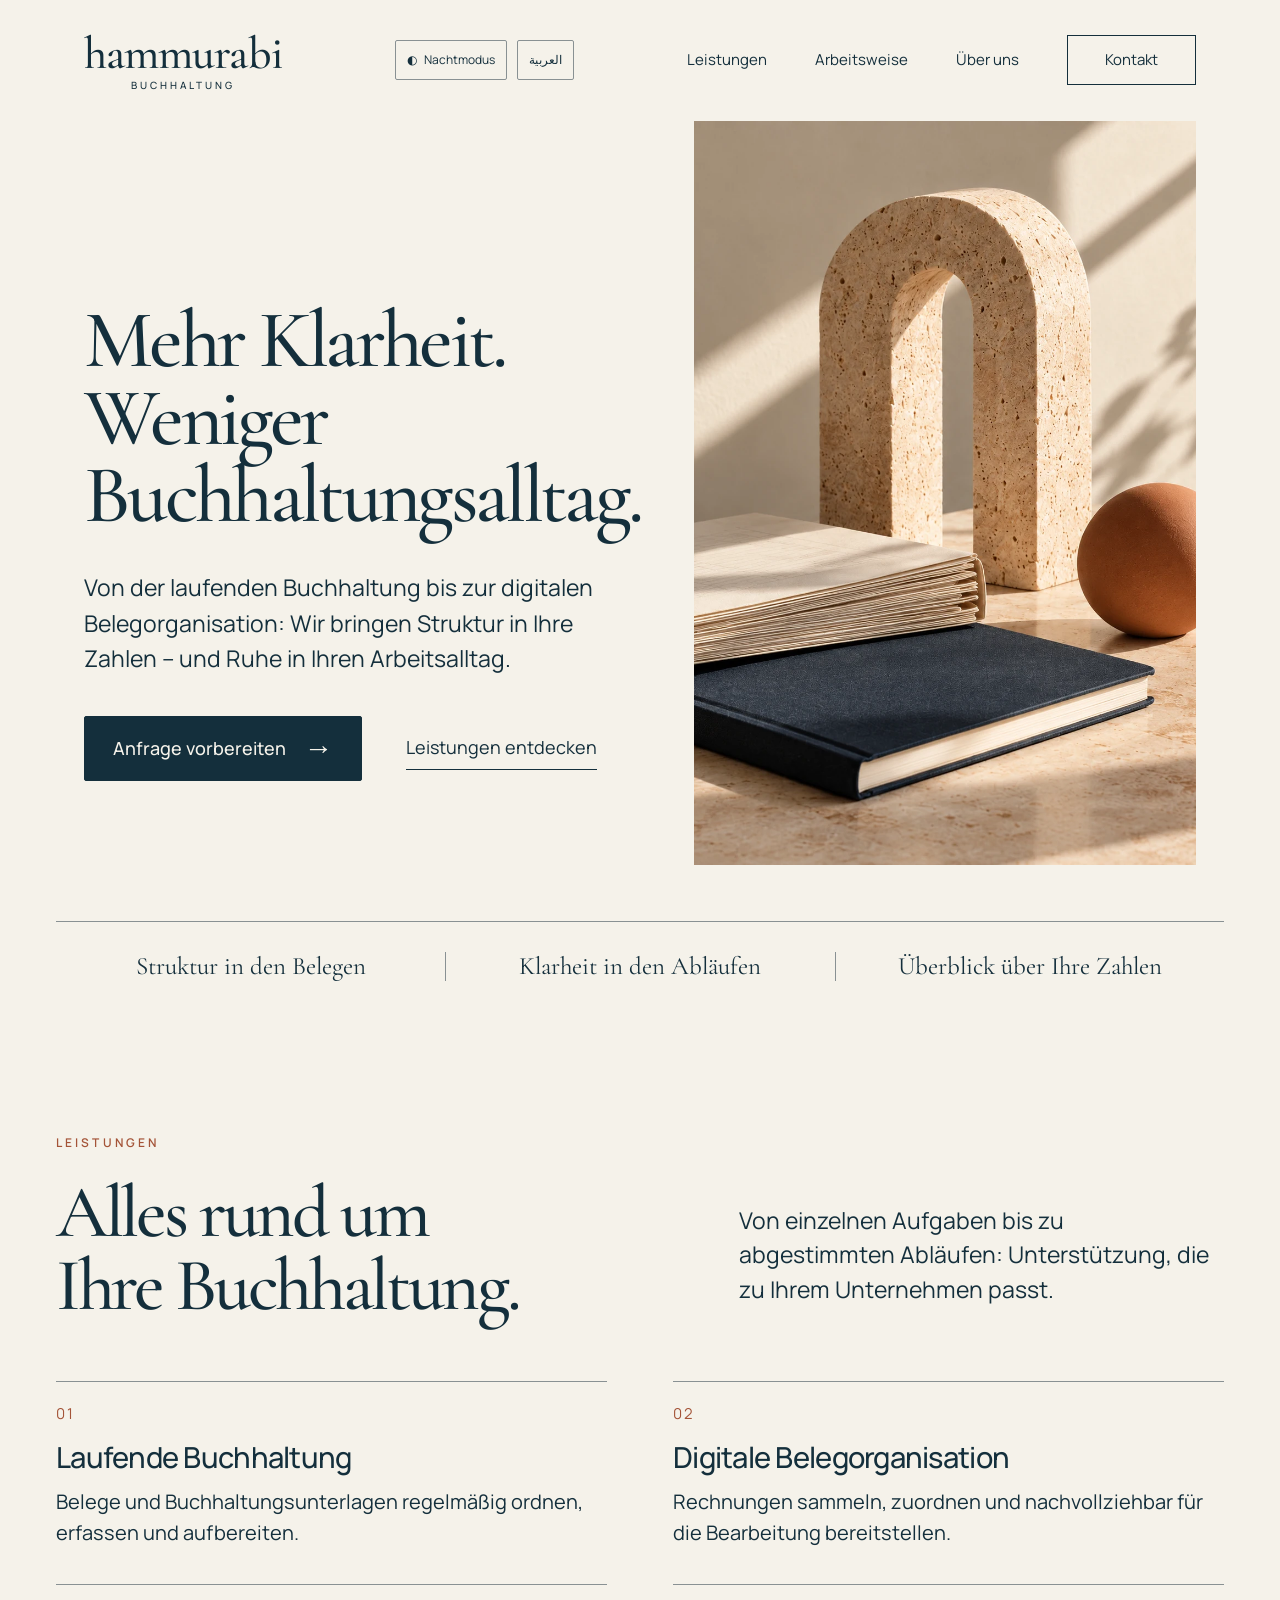
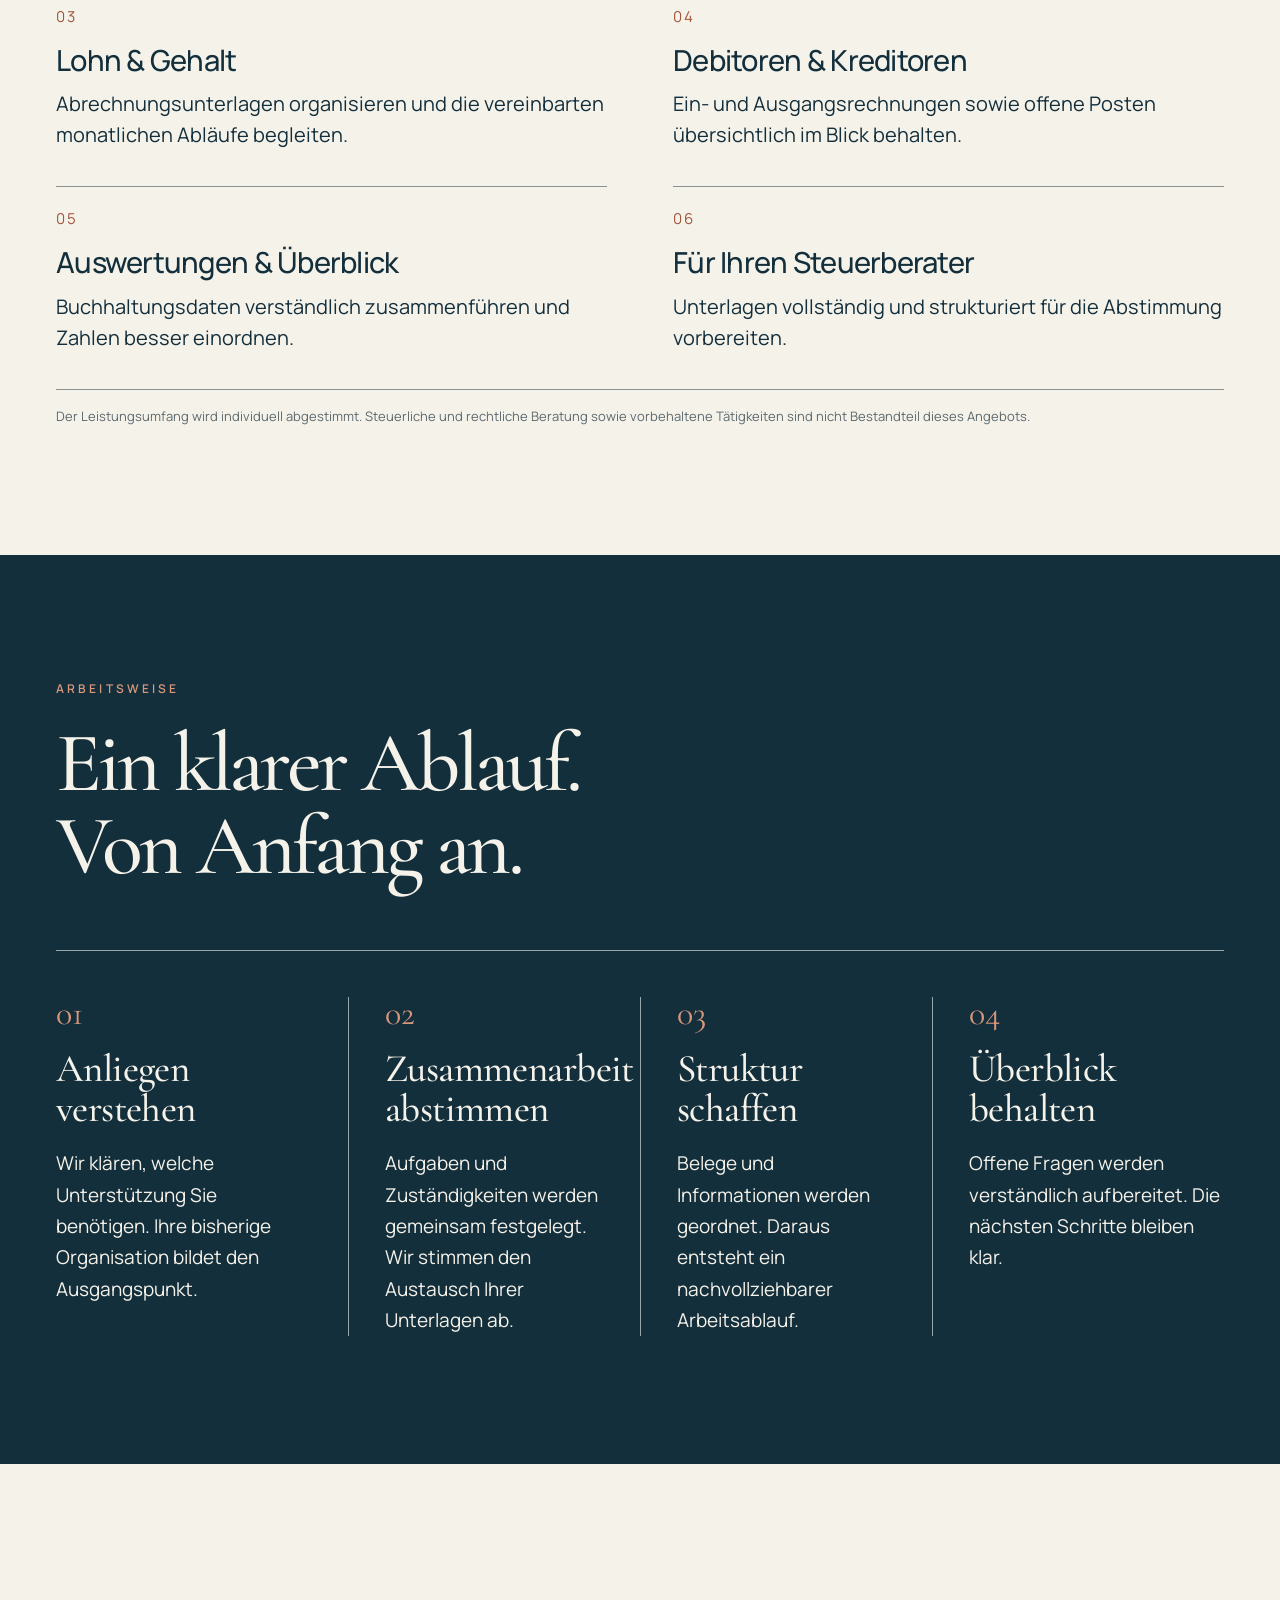
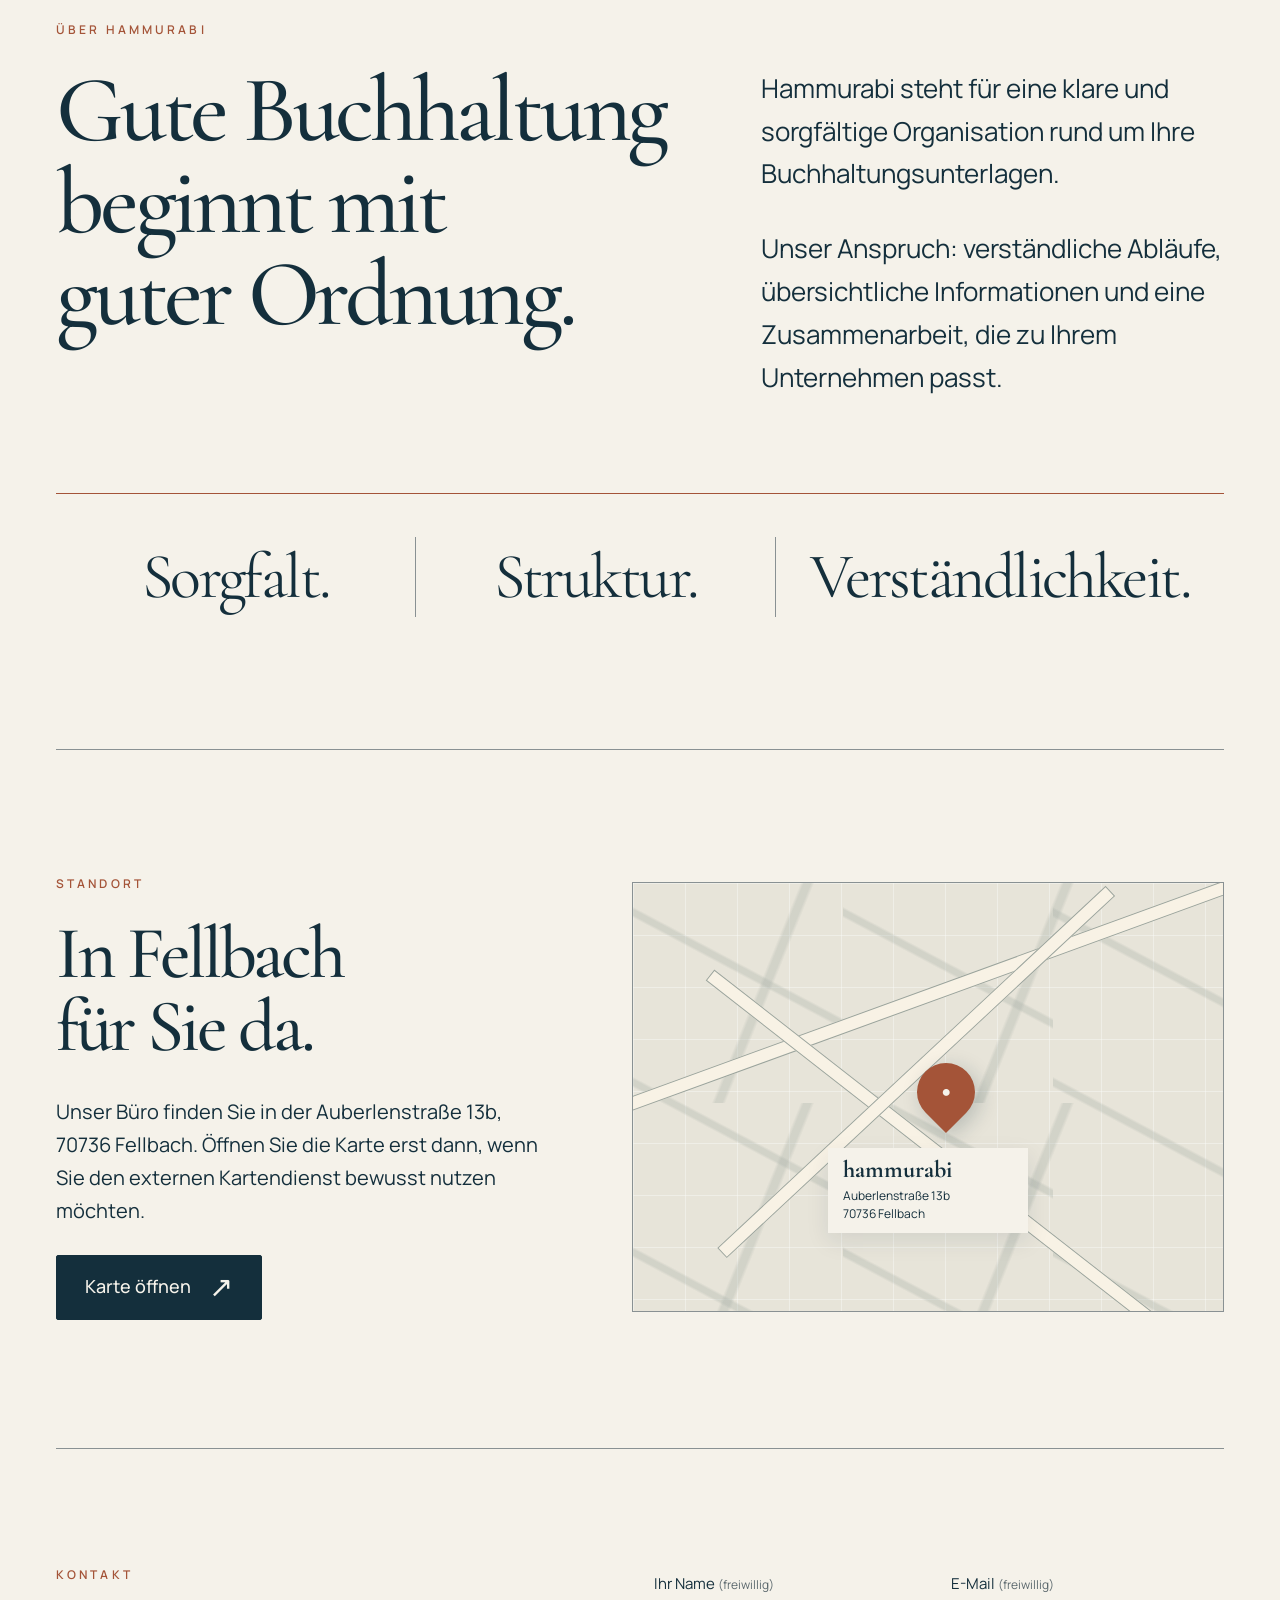
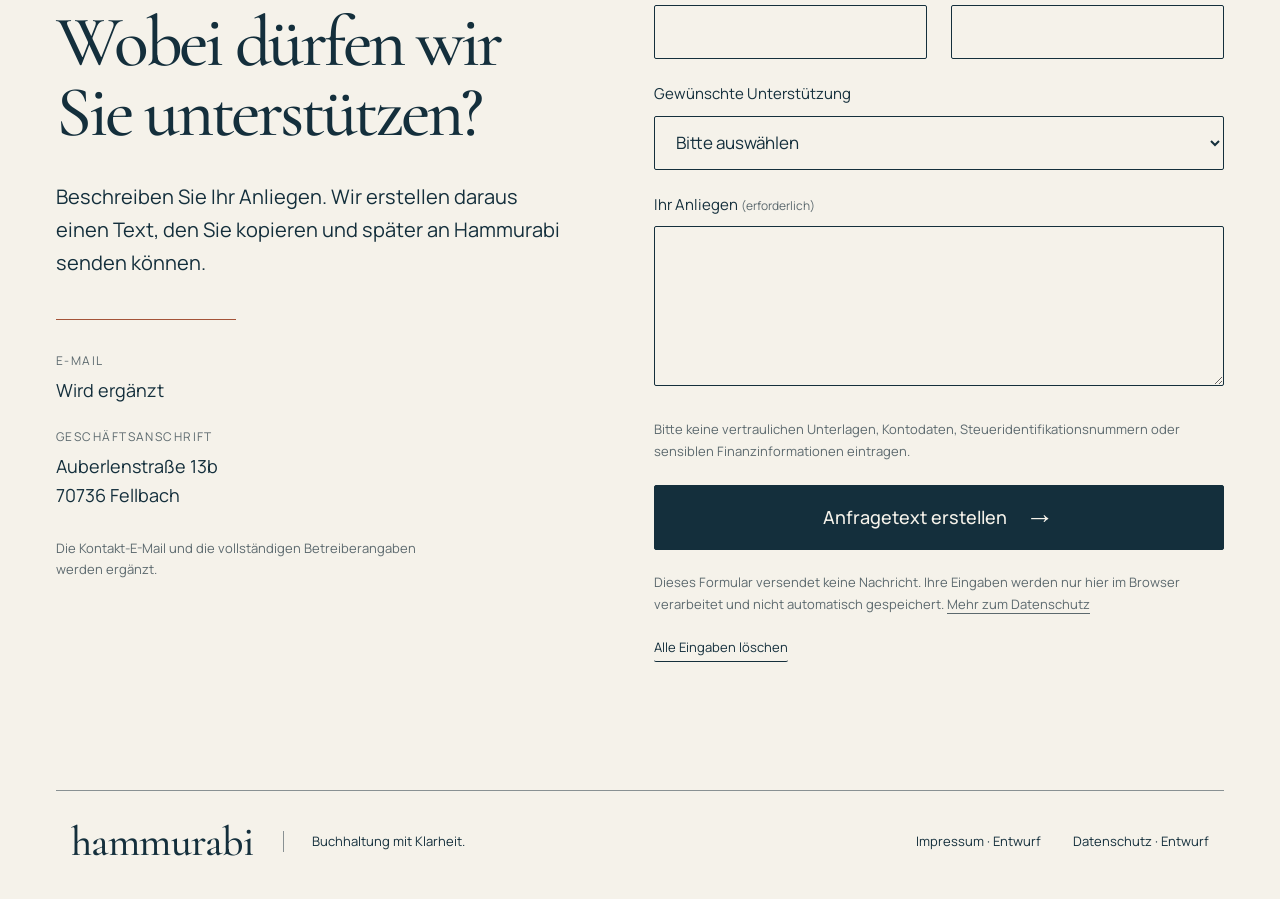
<file: index.html>
<!doctype html>
<html lang="de">
<head>
  <meta charset="utf-8">
  <meta name="viewport" content="width=device-width, initial-scale=1">
  <meta name="description" content="Hammurabi in Fellbach: Unterstützung rund um Buchhaltung, Belegorganisation, Lohnunterlagen und Auswertungen. Bereiten Sie Ihre Anfrage lokal vor.">
  <meta name="referrer" content="no-referrer">
  <meta name="robots" content="noindex, nofollow">
  <meta http-equiv="Content-Security-Policy" content="default-src 'self'; img-src 'self'; font-src 'self'; style-src 'self'; script-src 'self'; connect-src 'none'; form-action 'none'; base-uri 'none'; object-src 'none'">
  <meta name="theme-color" content="#142f3c">
  <title>Hammurabi | Buchhaltung mit Klarheit in Fellbach</title>
  <link rel="icon" href="favicon.svg" type="image/svg+xml">
  <link rel="preload" href="cormorant.ttf" as="font" type="font/ttf" crossorigin>
  <link rel="stylesheet" href="styles.css">
  <script src="app.js" defer></script>
</head>
<body>
  <a class="skip-link" href="#main">Zum Inhalt</a>
  <header class="site-header container">
    <a class="wordmark" href="#start" aria-label="Hammurabi – Startseite">hammurabi<small>BUCHHALTUNG</small></a>
    <div class="header-tools"><button class="theme-toggle" type="button" aria-pressed="false"><span aria-hidden="true">◐</span><span class="theme-label">Nachtmodus</span></button><button class="lang-toggle" type="button" aria-pressed="false">العربية</button><button class="menu-toggle" type="button" aria-controls="main-navigation" aria-expanded="false"><span>Menü</span><span class="menu-lines" aria-hidden="true"></span></button></div>
    <nav class="navigation" id="main-navigation" aria-label="Hauptnavigation">
      <a href="#leistungen">Leistungen</a><a href="#arbeitsweise">Arbeitsweise</a><a href="#ueber-uns">Über uns</a><a class="nav-contact" href="#kontakt">Kontakt</a>
    </nav>
  </header>
  <main id="main">
    <section class="hero container" id="start" aria-labelledby="hero-title">
      <div class="hero-copy">
        <h1 id="hero-title">Mehr Klarheit.<br>Weniger<br><span>Buchhaltungsalltag.</span></h1>
        <p>Von der laufenden Buchhaltung bis zur digitalen Belegorganisation: Wir bringen Struktur in Ihre Zahlen – und Ruhe in Ihren Arbeitsalltag.</p>
        <div class="hero-actions"><a class="button" href="#kontakt">Anfrage vorbereiten <span class="arrow" aria-hidden="true">→</span></a><a class="text-link" href="#leistungen">Leistungen entdecken</a></div>
      </div>
      <figure class="hero-media"><img src="hero.webp" width="1161" height="1355" fetchpriority="high" alt="Ruhiges Stillleben mit geordneten Belegen, einem dunkelblauen Notizbuch und einem hellen Steinbogen."></figure>
    </section>
    <div class="promise-strip container" aria-label="Unser Ansatz"><span>Struktur in den Belegen</span><span>Klarheit in den Abläufen</span><span>Überblick über Ihre Zahlen</span></div>

    <section class="services section-space container" id="leistungen" aria-labelledby="services-title">
      <div class="section-intro"><div><p class="section-label">Leistungen</p><h2 id="services-title">Alles rund um<br>Ihre Buchhaltung.</h2></div><p class="intro-copy">Von einzelnen Aufgaben bis zu abgestimmten Abläufen: Unterstützung, die zu Ihrem Unternehmen passt.</p></div>
      <div class="service-list">
        <article><span class="service-number">01</span><h3>Laufende Buchhaltung</h3><p>Belege und Buchhaltungsunterlagen regelmäßig ordnen, erfassen und aufbereiten.</p></article>
        <article><span class="service-number">02</span><h3>Digitale Belegorganisation</h3><p>Rechnungen sammeln, zuordnen und nachvollziehbar für die Bearbeitung bereitstellen.</p></article>
        <article><span class="service-number">03</span><h3>Lohn &amp; Gehalt</h3><p>Abrechnungsunterlagen organisieren und die vereinbarten monatlichen Abläufe begleiten.</p></article>
        <article><span class="service-number">04</span><h3>Debitoren &amp; Kreditoren</h3><p>Ein- und Ausgangsrechnungen sowie offene Posten übersichtlich im Blick behalten.</p></article>
        <article><span class="service-number">05</span><h3>Auswertungen &amp; Überblick</h3><p>Buchhaltungsdaten verständlich zusammenführen und Zahlen besser einordnen.</p></article>
        <article><span class="service-number">06</span><h3>Für Ihren Steuerberater</h3><p>Unterlagen vollständig und strukturiert für die Abstimmung vorbereiten.</p></article>
      </div>
      <p class="scope-note">Der Leistungsumfang wird individuell abgestimmt. Steuerliche und rechtliche Beratung sowie vorbehaltene Tätigkeiten sind nicht Bestandteil dieses Angebots.</p>
    </section>

    <section class="process section-space" id="arbeitsweise" aria-labelledby="process-title"><div class="container">
      <p class="section-label">Arbeitsweise</p><h2 id="process-title">Ein klarer Ablauf.<br>Von Anfang an.</h2>
      <ol class="process-list">
        <li><span class="step-number">01</span><h3>Anliegen verstehen</h3><p>Wir klären, welche Unterstützung Sie benötigen. Ihre bisherige Organisation bildet den Ausgangspunkt.</p></li>
        <li><span class="step-number">02</span><h3>Zusammenarbeit abstimmen</h3><p>Aufgaben und Zuständigkeiten werden gemeinsam festgelegt. Wir stimmen den Austausch Ihrer Unterlagen ab.</p></li>
        <li><span class="step-number">03</span><h3>Struktur schaffen</h3><p>Belege und Informationen werden geordnet. Daraus entsteht ein nachvollziehbarer Arbeitsablauf.</p></li>
        <li><span class="step-number">04</span><h3>Überblick behalten</h3><p>Offene Fragen werden verständlich aufbereitet. Die nächsten Schritte bleiben klar.</p></li>
      </ol>
    </div></section>

    <section class="about section-space container" id="ueber-uns" aria-labelledby="about-title">
      <p class="section-label">Über Hammurabi</p>
      <div class="about-content"><h2 id="about-title">Gute Buchhaltung<br>beginnt mit<br>guter Ordnung.</h2><div class="about-copy"><p>Hammurabi steht für eine klare und sorgfältige Organisation rund um Ihre Buchhaltungsunterlagen.</p><p>Unser Anspruch: verständliche Abläufe, übersichtliche Informationen und eine Zusammenarbeit, die zu Ihrem Unternehmen passt.</p></div></div>
      <div class="values"><span>Sorgfalt.</span><span>Struktur.</span><span>Verständlichkeit.</span></div>
    </section>

    <section class="location section-space container" id="standort" aria-labelledby="location-title">
      <div class="location-copy"><p class="section-label">Standort</p><h2 id="location-title">In Fellbach<br>für Sie da.</h2><p>Unser Büro finden Sie in der Auberlenstraße 13b, 70736 Fellbach. Öffnen Sie die Karte erst dann, wenn Sie den externen Kartendienst bewusst nutzen möchten.</p><a class="button" href="https://www.openstreetmap.org/search?query=Auberlenstra%C3%9Fe%2013b%2C%2070736%20Fellbach" target="_blank" rel="noopener noreferrer">Karte öffnen <span class="arrow" aria-hidden="true">↗</span></a></div>
      <div class="map-card" role="img" aria-label="Schematische Karte: Hammurabi in Fellbach"><div class="map-grid" aria-hidden="true"></div><span class="map-road road-a" aria-hidden="true"></span><span class="map-road road-b" aria-hidden="true"></span><span class="map-road road-c" aria-hidden="true"></span><span class="map-pin" aria-hidden="true">●</span><div class="map-label"><strong>hammurabi</strong><span>Auberlenstraße 13b<br>70736 Fellbach</span></div></div>
    </section>

    <section class="contact section-space container" id="kontakt" aria-labelledby="contact-title">
      <div class="contact-copy"><p class="section-label">Kontakt</p><h2 id="contact-title">Wobei dürfen wir<br>Sie unterstützen?</h2><p>Beschreiben Sie Ihr Anliegen. Wir erstellen daraus einen Text, den Sie kopieren und später an Hammurabi senden können.</p><div class="contact-details"><p><span>E-Mail</span>Wird ergänzt</p><p><span>Geschäftsanschrift</span>Auberlenstraße 13b<br>70736 Fellbach</p></div><p class="contact-draft">Die Kontakt-E-Mail und die vollständigen Betreiberangaben werden ergänzt.</p></div>
      <div class="contact-workflow">
        <form id="inquiry-form" novalidate autocomplete="off">
          <div class="form-row"><div class="field"><label for="name">Ihr Name <span>(freiwillig)</span></label><input id="name" name="name" type="text" maxlength="100" autocomplete="off"></div><div class="field"><label for="email">E-Mail <span>(freiwillig)</span></label><input id="email" name="email" type="email" maxlength="254" autocomplete="off" aria-describedby="email-error"><p class="field-error" id="email-error" hidden></p></div></div>
          <div class="field"><label for="service">Gewünschte Unterstützung</label><select id="service" name="service"><option value="">Bitte auswählen</option><option>Laufende Buchhaltung</option><option>Digitale Belegorganisation</option><option>Lohn &amp; Gehalt</option><option>Debitoren &amp; Kreditoren</option><option>Auswertungen &amp; Überblick</option><option>Unterlagen für den Steuerberater</option><option>Allgemeines Anliegen</option></select></div>
          <div class="field"><label for="message">Ihr Anliegen <span>(erforderlich)</span></label><textarea id="message" name="message" rows="5" maxlength="3000" required aria-describedby="message-hint message-error"></textarea><p class="field-error" id="message-error" hidden></p></div>
          <p class="form-hint" id="message-hint">Bitte keine vertraulichen Unterlagen, Kontodaten, Steueridentifikationsnummern oder sensiblen Finanzinformationen eintragen.</p>
          <button class="button form-submit" type="submit">Anfragetext erstellen <span class="arrow" aria-hidden="true">→</span></button>
          <p class="privacy-note">Dieses Formular versendet keine Nachricht. Ihre Eingaben werden nur hier im Browser verarbeitet und nicht automatisch gespeichert. <a href="datenschutz.html">Mehr zum Datenschutz</a></p>
        </form>
        <section class="inquiry-result" id="inquiry-result" aria-labelledby="result-title" hidden><p class="section-label">Ihr Entwurf</p><h3 id="result-title" tabindex="-1">Ihr Anfragetext ist bereit.</h3><label class="visually-hidden" for="inquiry-text">Kopierbarer Anfragetext</label><textarea id="inquiry-text" readonly rows="10"></textarea><div class="result-actions"><button class="button" id="copy-button" type="button">Text kopieren <span aria-hidden="true">↗</span></button><button class="text-button" id="edit-button" type="button">Angaben bearbeiten</button></div><p class="privacy-note">Erst „Text kopieren“ legt den Text in Ihre Zwischenablage. Es wird nichts an Hammurabi gesendet.</p></section>
        <div class="clear-row"><button class="text-button" id="clear-button" type="button">Alle Eingaben löschen</button><span id="form-status" role="status" aria-live="polite"></span></div>
        <noscript><p class="legal-notice">Zur lokalen Anfragevorbereitung benötigen Sie JavaScript. Es erfolgt kein Versand. Die Leistungen und alle Datenschutzinformationen können Sie ohne JavaScript lesen.</p></noscript>
      </div>
    </section>
  </main>
  <footer class="site-footer container"><div class="footer-brand"><a class="wordmark" href="#start">hammurabi</a><span>Buchhaltung mit Klarheit.</span></div><nav aria-label="Rechtliche Hinweise"><a href="impressum.html">Impressum · Entwurf</a><a href="datenschutz.html">Datenschutz · Entwurf</a></nav></footer>
</body>
</html>
</file>
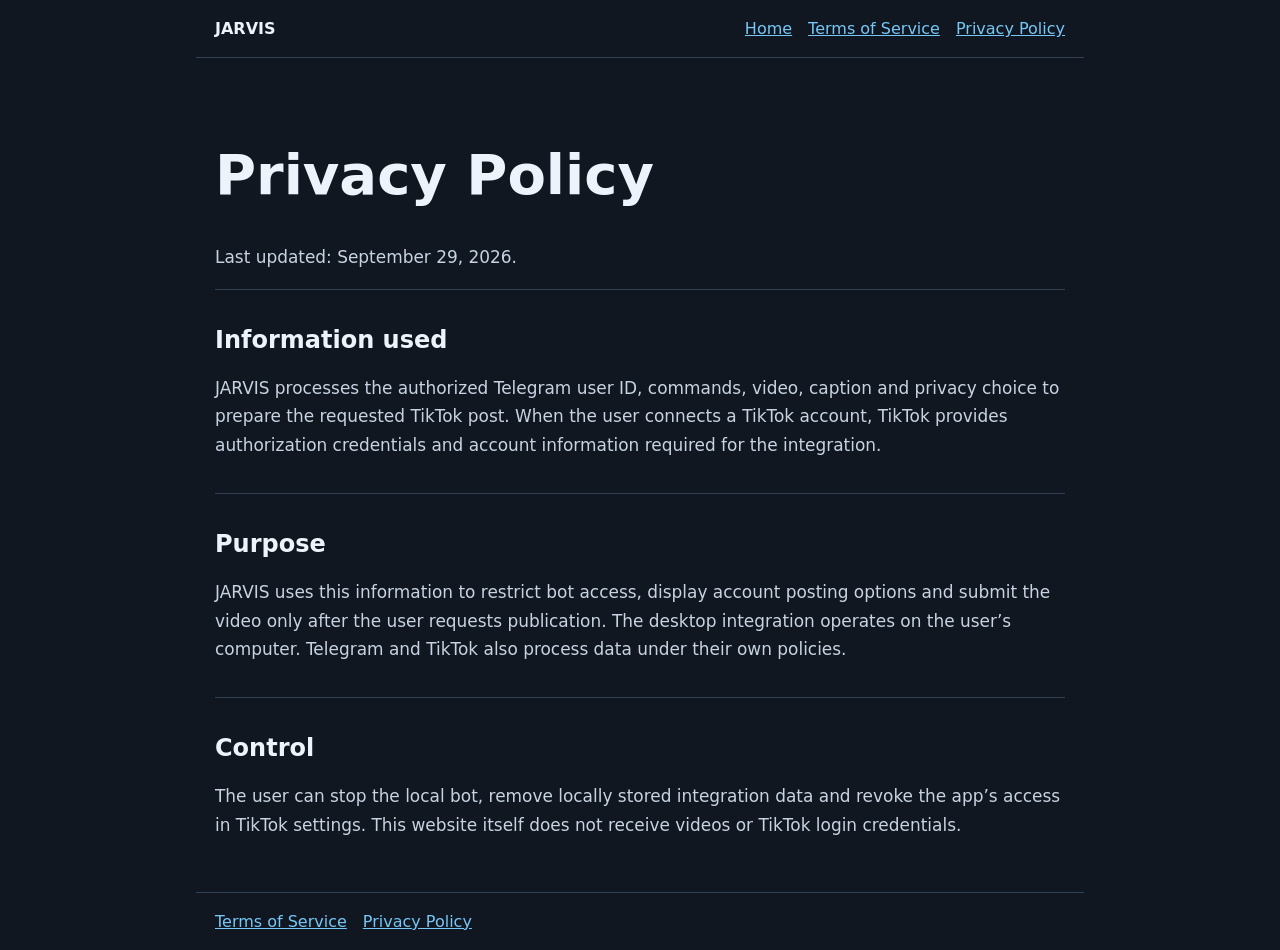
<file: privacy/index.html>
<!doctype html><html lang="en"><head><meta charset="utf-8"><meta name="viewport" content="width=device-width,initial-scale=1"><title>Privacy Policy | JARVIS</title><link rel="stylesheet" href="/style.css"></head><body><header><strong>JARVIS</strong><nav><a href="/">Home</a><a href="/terms/">Terms of Service</a><a href="/privacy/">Privacy Policy</a></nav></header><main><h1>Privacy Policy</h1><p>Last updated: September 29, 2026.</p><section><h2>Information used</h2><p>JARVIS processes the authorized Telegram user ID, commands, video, caption and privacy choice to prepare the requested TikTok post. When the user connects a TikTok account, TikTok provides authorization credentials and account information required for the integration.</p></section><section><h2>Purpose</h2><p>JARVIS uses this information to restrict bot access, display account posting options and submit the video only after the user requests publication. The desktop integration operates on the user’s computer. Telegram and TikTok also process data under their own policies.</p></section><section><h2>Control</h2><p>The user can stop the local bot, remove locally stored integration data and revoke the app’s access in TikTok settings. This website itself does not receive videos or TikTok login credentials.</p></section></main><footer><a href="/terms/">Terms of Service</a><a href="/privacy/">Privacy Policy</a></footer></body></html>
</file>
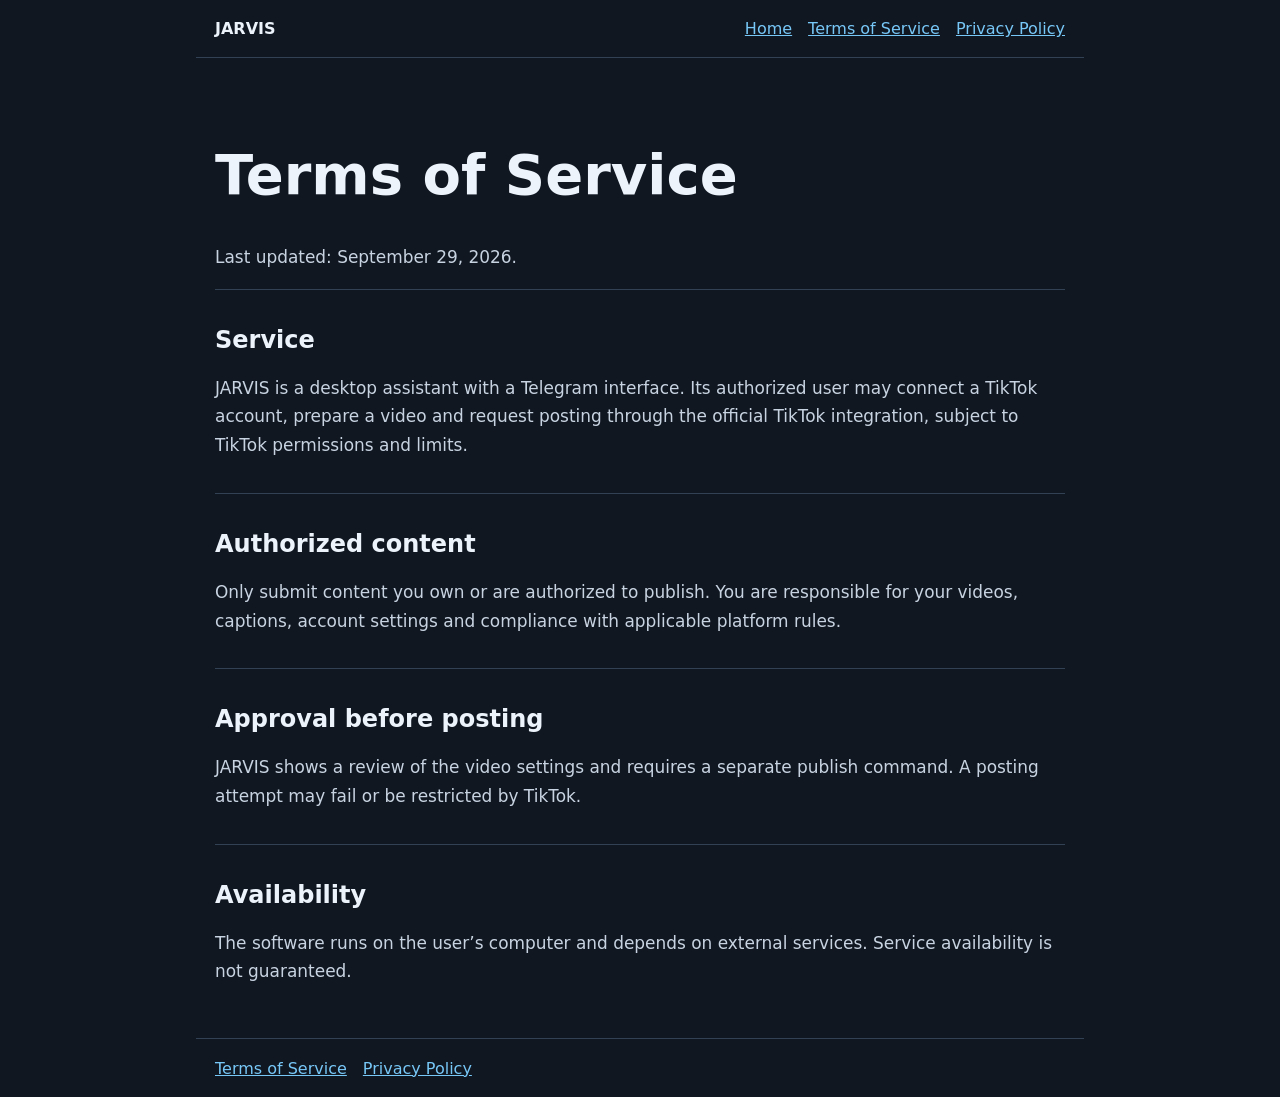
<file: terms/index.html>
<!doctype html><html lang="en"><head><meta charset="utf-8"><meta name="viewport" content="width=device-width,initial-scale=1"><title>Terms of Service | JARVIS</title><link rel="stylesheet" href="/style.css"></head><body><header><strong>JARVIS</strong><nav><a href="/">Home</a><a href="/terms/">Terms of Service</a><a href="/privacy/">Privacy Policy</a></nav></header><main><h1>Terms of Service</h1><p>Last updated: September 29, 2026.</p><section><h2>Service</h2><p>JARVIS is a desktop assistant with a Telegram interface. Its authorized user may connect a TikTok account, prepare a video and request posting through the official TikTok integration, subject to TikTok permissions and limits.</p></section><section><h2>Authorized content</h2><p>Only submit content you own or are authorized to publish. You are responsible for your videos, captions, account settings and compliance with applicable platform rules.</p></section><section><h2>Approval before posting</h2><p>JARVIS shows a review of the video settings and requires a separate publish command. A posting attempt may fail or be restricted by TikTok.</p></section><section><h2>Availability</h2><p>The software runs on the user’s computer and depends on external services. Service availability is not guaranteed.</p></section></main><footer><a href="/terms/">Terms of Service</a><a href="/privacy/">Privacy Policy</a></footer></body></html>
</file>
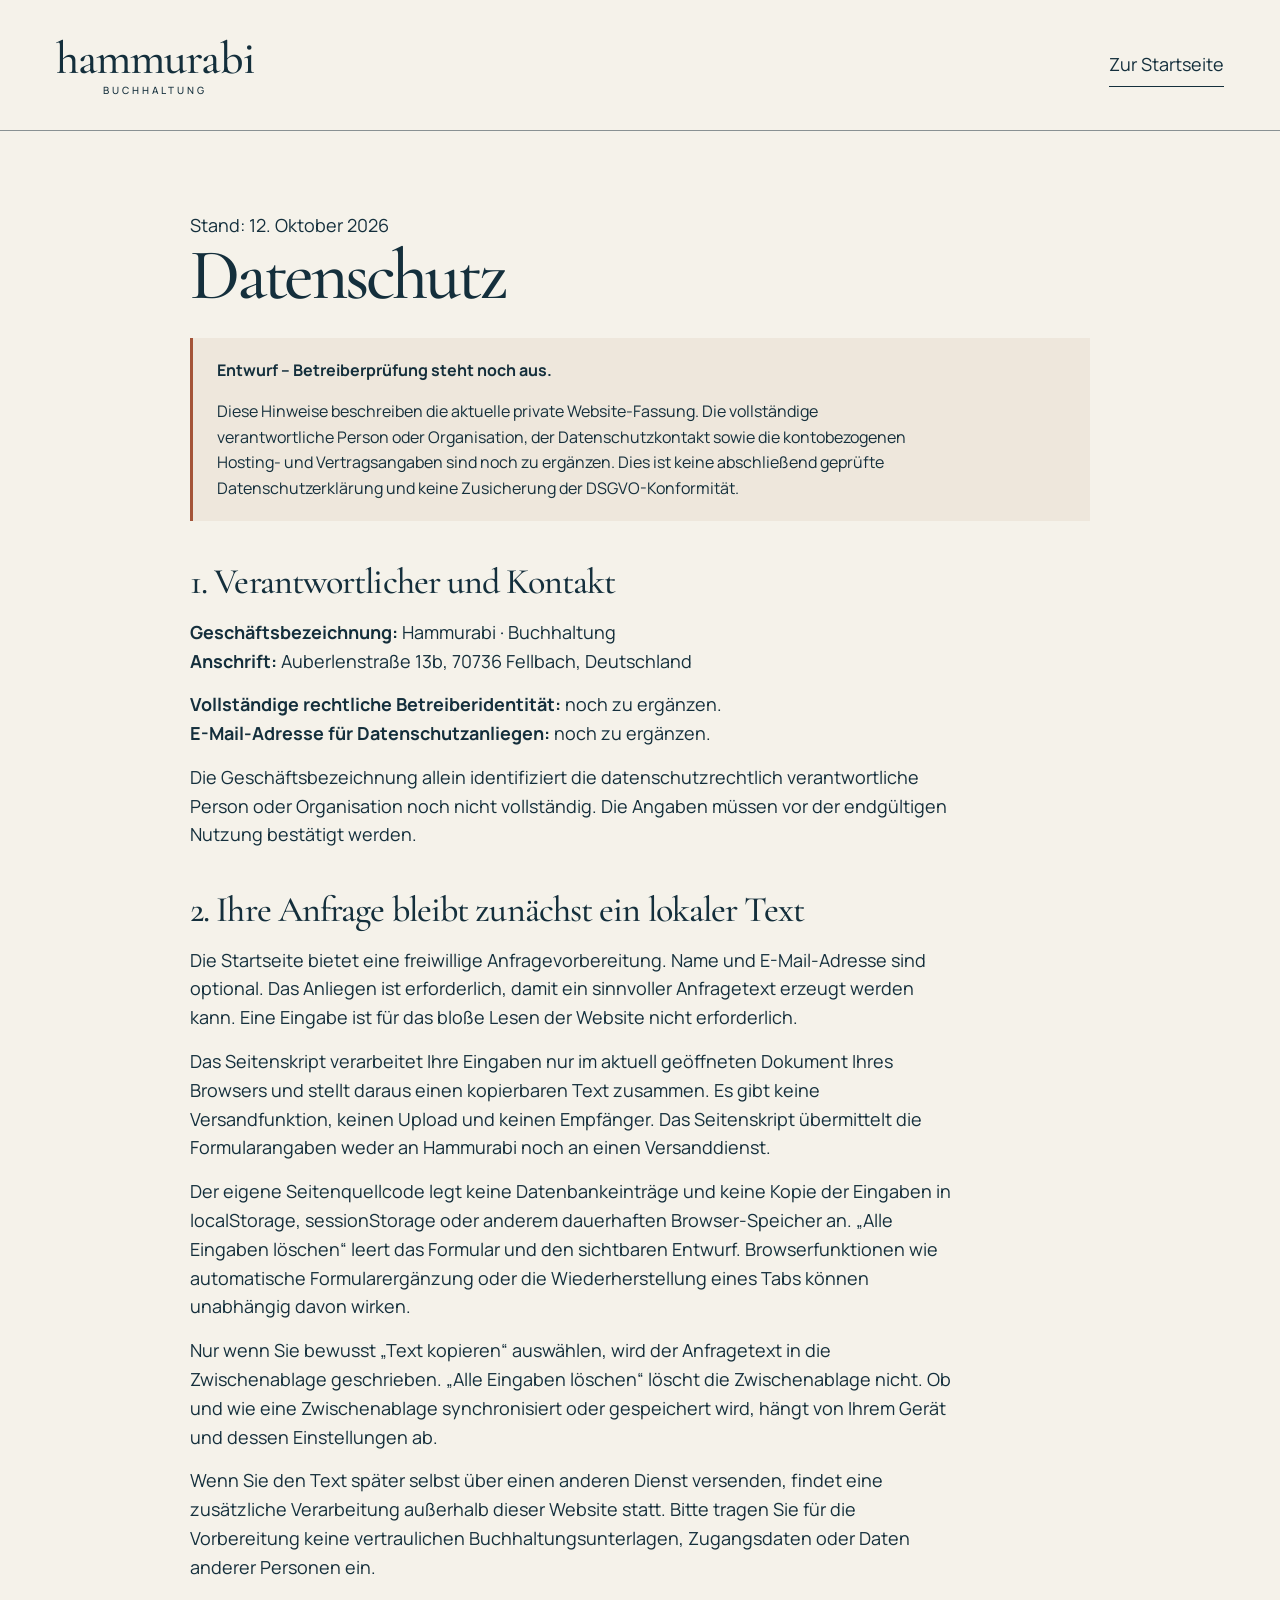
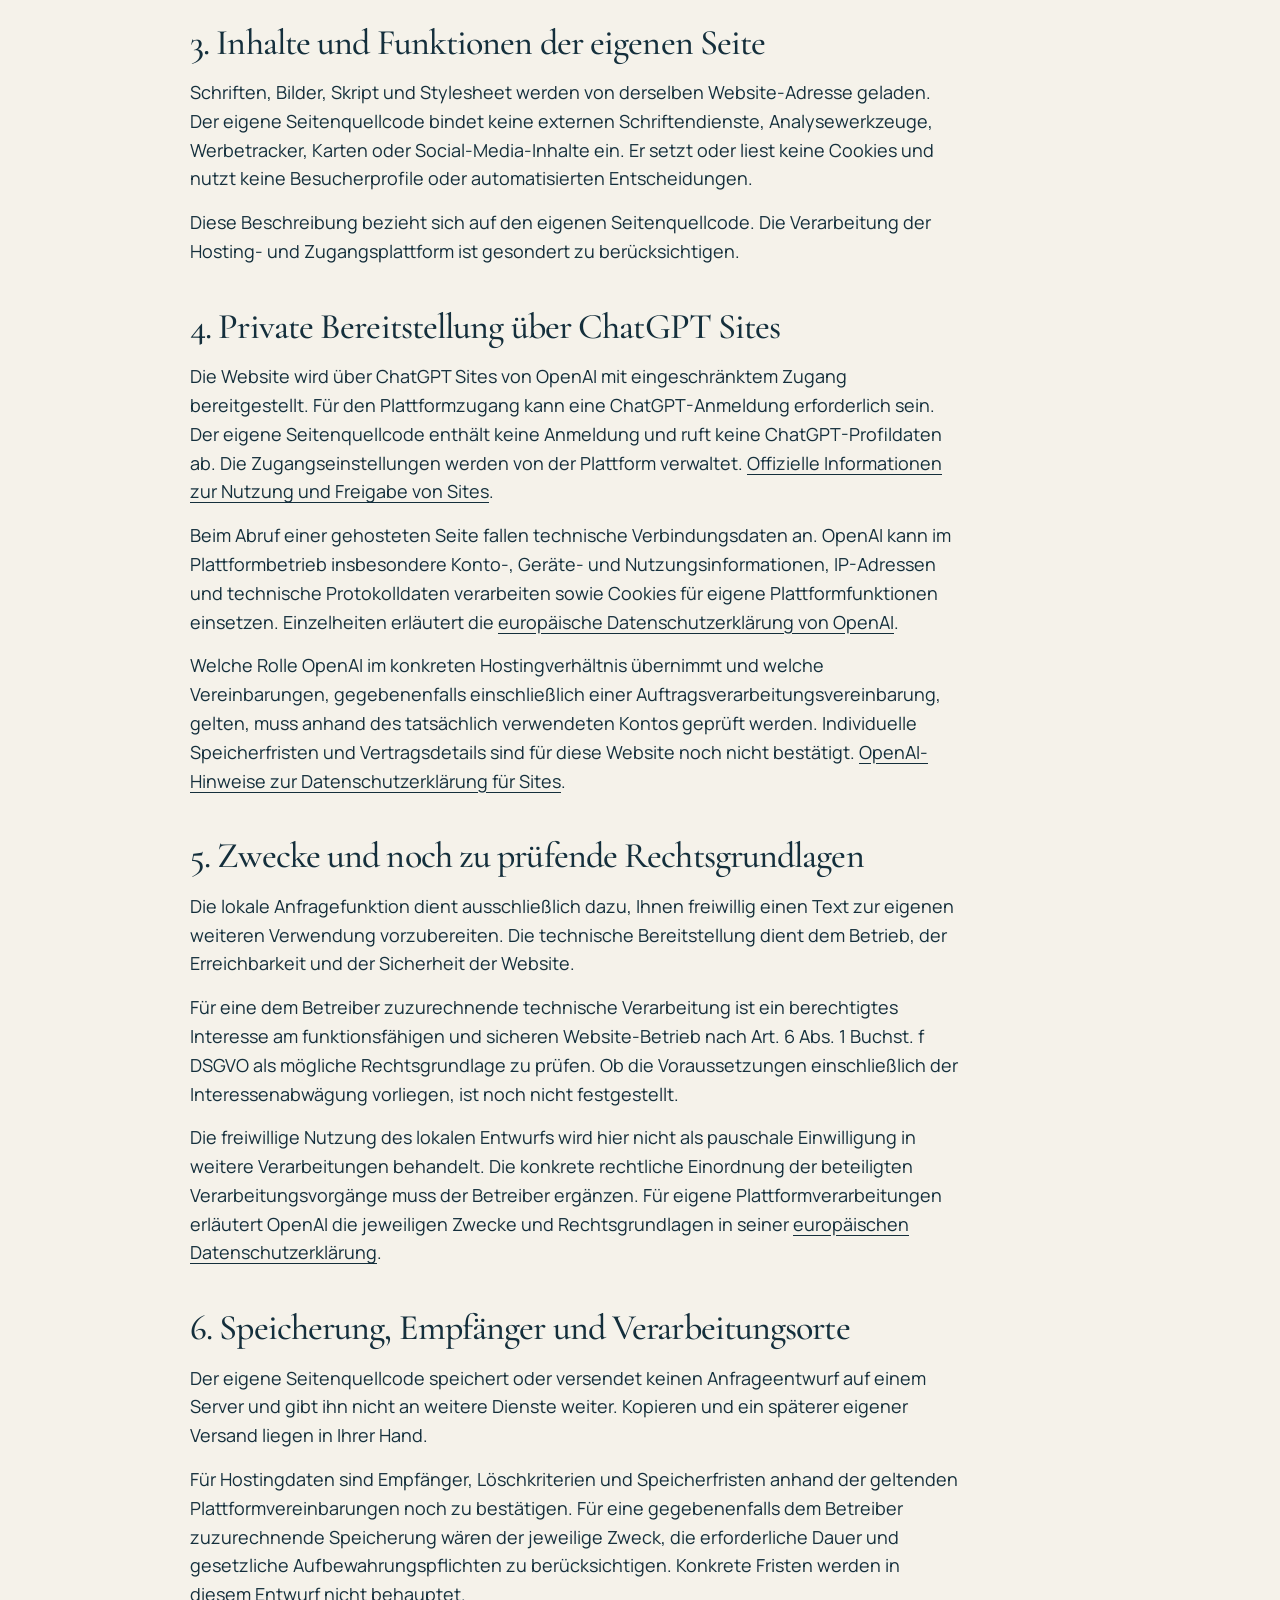
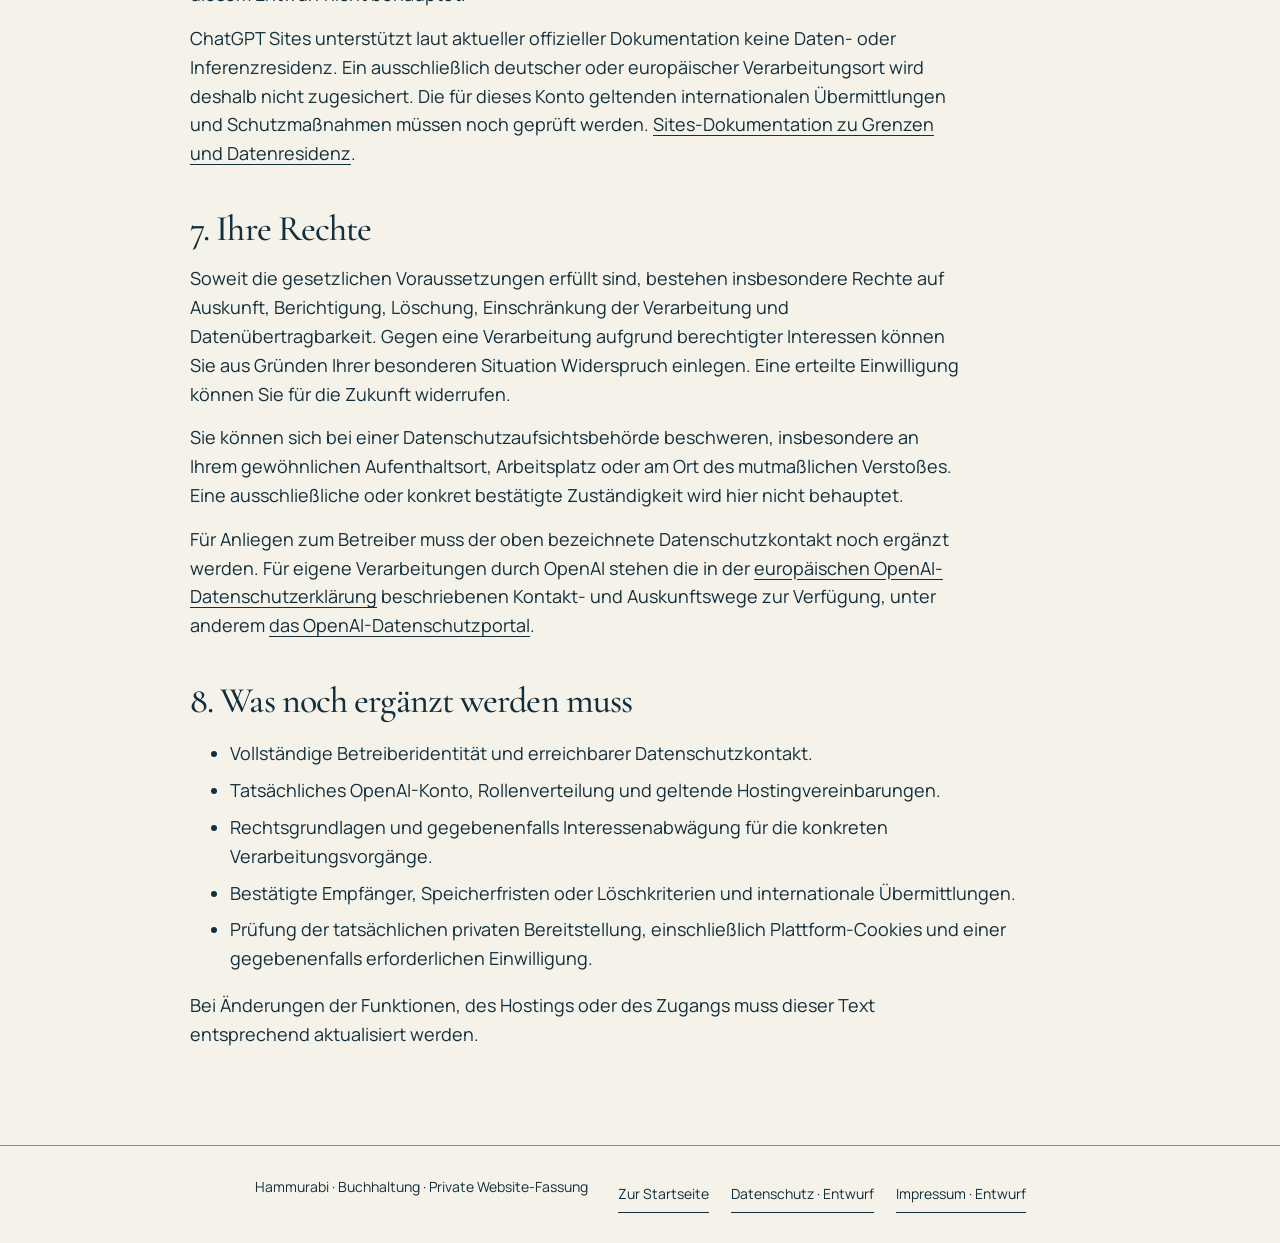
<file: datenschutz.html>
<!doctype html>
<html lang="de">
<head>
  <meta charset="utf-8">
  <meta name="viewport" content="width=device-width, initial-scale=1">
  <meta name="description" content="Datenschutzentwurf für die private Hammurabi-Website: lokale Anfragevorbereitung, technische Bereitstellung durch ChatGPT Sites und noch offene Betreiberangaben.">
  <meta name="robots" content="noindex, nofollow">
  <meta name="referrer" content="no-referrer">
  <meta http-equiv="Content-Security-Policy" content="default-src 'self'; img-src 'self'; font-src 'self'; style-src 'self'; script-src 'self'; connect-src 'none'; form-action 'none'; base-uri 'none'; object-src 'none'">
  <title>Datenschutz · Entwurf | Hammurabi Buchhaltung</title>
  <link rel="icon" href="favicon.svg" type="image/svg+xml">
  <link rel="stylesheet" href="styles.css">
</head>
<body>
  <header class="legal-header">
    <a class="wordmark" href="./" aria-label="Hammurabi Buchhaltung – Startseite">hammurabi<small>BUCHHALTUNG</small></a>
    <a class="text-link" href="./">Zur Startseite</a>
  </header>
  <main class="legal-main" id="inhalt">
    <p>Stand: 12. Oktober 2026</p>
    <h1>Datenschutz</h1>
    <div class="legal-notice" role="note">
      <p><strong>Entwurf – Betreiberprüfung steht noch aus.</strong></p>
      <p>Diese Hinweise beschreiben die aktuelle private Website-Fassung. Die vollständige verantwortliche Person oder Organisation, der Datenschutzkontakt sowie die kontobezogenen Hosting- und Vertragsangaben sind noch zu ergänzen. Dies ist keine abschließend geprüfte Datenschutzerklärung und keine Zusicherung der DSGVO-Konformität.</p>
    </div>
    <section class="legal-section" aria-labelledby="verantwortlich">
      <h2 id="verantwortlich">1. Verantwortlicher und Kontakt</h2>
      <p><strong>Geschäftsbezeichnung:</strong> Hammurabi · Buchhaltung<br><strong>Anschrift:</strong> Auberlenstraße 13b, 70736 Fellbach, Deutschland</p>
      <p><strong>Vollständige rechtliche Betreiberidentität:</strong> noch zu ergänzen.<br><strong>E-Mail-Adresse für Datenschutzanliegen:</strong> noch zu ergänzen.</p>
      <p>Die Geschäftsbezeichnung allein identifiziert die datenschutzrechtlich verantwortliche Person oder Organisation noch nicht vollständig. Die Angaben müssen vor der endgültigen Nutzung bestätigt werden.</p>
    </section>
    <section class="legal-section" aria-labelledby="anfrage">
      <h2 id="anfrage">2. Ihre Anfrage bleibt zunächst ein lokaler Text</h2>
      <p>Die Startseite bietet eine freiwillige Anfragevorbereitung. Name und E-Mail-Adresse sind optional. Das Anliegen ist erforderlich, damit ein sinnvoller Anfragetext erzeugt werden kann. Eine Eingabe ist für das bloße Lesen der Website nicht erforderlich.</p>
      <p>Das Seitenskript verarbeitet Ihre Eingaben nur im aktuell geöffneten Dokument Ihres Browsers und stellt daraus einen kopierbaren Text zusammen. Es gibt keine Versandfunktion, keinen Upload und keinen Empfänger. Das Seitenskript übermittelt die Formularangaben weder an Hammurabi noch an einen Versanddienst.</p>
      <p>Der eigene Seitenquellcode legt keine Datenbankeinträge und keine Kopie der Eingaben in localStorage, sessionStorage oder anderem dauerhaften Browser-Speicher an. „Alle Eingaben löschen“ leert das Formular und den sichtbaren Entwurf. Browserfunktionen wie automatische Formularergänzung oder die Wiederherstellung eines Tabs können unabhängig davon wirken.</p>
      <p>Nur wenn Sie bewusst „Text kopieren“ auswählen, wird der Anfragetext in die Zwischenablage geschrieben. „Alle Eingaben löschen“ löscht die Zwischenablage nicht. Ob und wie eine Zwischenablage synchronisiert oder gespeichert wird, hängt von Ihrem Gerät und dessen Einstellungen ab.</p>
      <p>Wenn Sie den Text später selbst über einen anderen Dienst versenden, findet eine zusätzliche Verarbeitung außerhalb dieser Website statt. Bitte tragen Sie für die Vorbereitung keine vertraulichen Buchhaltungsunterlagen, Zugangsdaten oder Daten anderer Personen ein.</p>
    </section>
    <section class="legal-section" aria-labelledby="seitenquellcode">
      <h2 id="seitenquellcode">3. Inhalte und Funktionen der eigenen Seite</h2>
      <p>Schriften, Bilder, Skript und Stylesheet werden von derselben Website-Adresse geladen. Der eigene Seitenquellcode bindet keine externen Schriftendienste, Analysewerkzeuge, Werbetracker, Karten oder Social-Media-Inhalte ein. Er setzt oder liest keine Cookies und nutzt keine Besucherprofile oder automatisierten Entscheidungen.</p>
      <p>Diese Beschreibung bezieht sich auf den eigenen Seitenquellcode. Die Verarbeitung der Hosting- und Zugangsplattform ist gesondert zu berücksichtigen.</p>
    </section>
    <section class="legal-section" aria-labelledby="hosting">
      <h2 id="hosting">4. Private Bereitstellung über ChatGPT Sites</h2>
      <p>Die Website wird über ChatGPT Sites von OpenAI mit eingeschränktem Zugang bereitgestellt. Für den Plattformzugang kann eine ChatGPT-Anmeldung erforderlich sein. Der eigene Seitenquellcode enthält keine Anmeldung und ruft keine ChatGPT-Profildaten ab. Die Zugangseinstellungen werden von der Plattform verwaltet. <a class="text-link" href="https://help.openai.com/en/articles/20001339-creating-and-using-chatgpt-sites" rel="noopener noreferrer">Offizielle Informationen zur Nutzung und Freigabe von Sites</a>.</p>
      <p>Beim Abruf einer gehosteten Seite fallen technische Verbindungsdaten an. OpenAI kann im Plattformbetrieb insbesondere Konto-, Geräte- und Nutzungsinformationen, IP-Adressen und technische Protokolldaten verarbeiten sowie Cookies für eigene Plattformfunktionen einsetzen. Einzelheiten erläutert die <a class="text-link" href="https://openai.com/policies/eu-privacy-policy/" rel="noopener noreferrer">europäische Datenschutzerklärung von OpenAI</a>.</p>
      <p>Welche Rolle OpenAI im konkreten Hostingverhältnis übernimmt und welche Vereinbarungen, gegebenenfalls einschließlich einer Auftragsverarbeitungsvereinbarung, gelten, muss anhand des tatsächlich verwendeten Kontos geprüft werden. Individuelle Speicherfristen und Vertragsdetails sind für diese Website noch nicht bestätigt. <a class="text-link" href="https://help.openai.com/en/articles/20001341-chatgpt-sites-how-to-prepare-a-privacy-policy" rel="noopener noreferrer">OpenAI-Hinweise zur Datenschutzerklärung für Sites</a>.</p>
    </section>
    <section class="legal-section" aria-labelledby="zwecke">
      <h2 id="zwecke">5. Zwecke und noch zu prüfende Rechtsgrundlagen</h2>
      <p>Die lokale Anfragefunktion dient ausschließlich dazu, Ihnen freiwillig einen Text zur eigenen weiteren Verwendung vorzubereiten. Die technische Bereitstellung dient dem Betrieb, der Erreichbarkeit und der Sicherheit der Website.</p>
      <p>Für eine dem Betreiber zuzurechnende technische Verarbeitung ist ein berechtigtes Interesse am funktionsfähigen und sicheren Website-Betrieb nach Art. 6 Abs. 1 Buchst. f DSGVO als mögliche Rechtsgrundlage zu prüfen. Ob die Voraussetzungen einschließlich der Interessenabwägung vorliegen, ist noch nicht festgestellt.</p>
      <p>Die freiwillige Nutzung des lokalen Entwurfs wird hier nicht als pauschale Einwilligung in weitere Verarbeitungen behandelt. Die konkrete rechtliche Einordnung der beteiligten Verarbeitungsvorgänge muss der Betreiber ergänzen. Für eigene Plattformverarbeitungen erläutert OpenAI die jeweiligen Zwecke und Rechtsgrundlagen in seiner <a class="text-link" href="https://openai.com/policies/eu-privacy-policy/" rel="noopener noreferrer">europäischen Datenschutzerklärung</a>.</p>
    </section>
    <section class="legal-section" aria-labelledby="speicherung">
      <h2 id="speicherung">6. Speicherung, Empfänger und Verarbeitungsorte</h2>
      <p>Der eigene Seitenquellcode speichert oder versendet keinen Anfrageentwurf auf einem Server und gibt ihn nicht an weitere Dienste weiter. Kopieren und ein späterer eigener Versand liegen in Ihrer Hand.</p>
      <p>Für Hostingdaten sind Empfänger, Löschkriterien und Speicherfristen anhand der geltenden Plattformvereinbarungen noch zu bestätigen. Für eine gegebenenfalls dem Betreiber zuzurechnende Speicherung wären der jeweilige Zweck, die erforderliche Dauer und gesetzliche Aufbewahrungspflichten zu berücksichtigen. Konkrete Fristen werden in diesem Entwurf nicht behauptet.</p>
      <p>ChatGPT Sites unterstützt laut aktueller offizieller Dokumentation keine Daten- oder Inferenzresidenz. Ein ausschließlich deutscher oder europäischer Verarbeitungsort wird deshalb nicht zugesichert. Die für dieses Konto geltenden internationalen Übermittlungen und Schutzmaßnahmen müssen noch geprüft werden. <a class="text-link" href="https://help.openai.com/en/articles/20001339-creating-and-using-chatgpt-sites" rel="noopener noreferrer">Sites-Dokumentation zu Grenzen und Datenresidenz</a>.</p>
    </section>
    <section class="legal-section" aria-labelledby="rechte">
      <h2 id="rechte">7. Ihre Rechte</h2>
      <p>Soweit die gesetzlichen Voraussetzungen erfüllt sind, bestehen insbesondere Rechte auf Auskunft, Berichtigung, Löschung, Einschränkung der Verarbeitung und Datenübertragbarkeit. Gegen eine Verarbeitung aufgrund berechtigter Interessen können Sie aus Gründen Ihrer besonderen Situation Widerspruch einlegen. Eine erteilte Einwilligung können Sie für die Zukunft widerrufen.</p>
      <p>Sie können sich bei einer Datenschutzaufsichtsbehörde beschweren, insbesondere an Ihrem gewöhnlichen Aufenthaltsort, Arbeitsplatz oder am Ort des mutmaßlichen Verstoßes. Eine ausschließliche oder konkret bestätigte Zuständigkeit wird hier nicht behauptet.</p>
      <p>Für Anliegen zum Betreiber muss der oben bezeichnete Datenschutzkontakt noch ergänzt werden. Für eigene Verarbeitungen durch OpenAI stehen die in der <a class="text-link" href="https://openai.com/policies/eu-privacy-policy/" rel="noopener noreferrer">europäischen OpenAI-Datenschutzerklärung</a> beschriebenen Kontakt- und Auskunftswege zur Verfügung, unter anderem <a class="text-link" href="https://privacy.openai.com/" rel="noopener noreferrer">das OpenAI-Datenschutzportal</a>.</p>
    </section>
    <section class="legal-section" aria-labelledby="offen">
      <h2 id="offen">8. Was noch ergänzt werden muss</h2>
      <ul>
        <li>Vollständige Betreiberidentität und erreichbarer Datenschutzkontakt.</li>
        <li>Tatsächliches OpenAI-Konto, Rollenverteilung und geltende Hostingvereinbarungen.</li>
        <li>Rechtsgrundlagen und gegebenenfalls Interessenabwägung für die konkreten Verarbeitungsvorgänge.</li>
        <li>Bestätigte Empfänger, Speicherfristen oder Löschkriterien und internationale Übermittlungen.</li>
        <li>Prüfung der tatsächlichen privaten Bereitstellung, einschließlich Plattform-Cookies und einer gegebenenfalls erforderlichen Einwilligung.</li>
      </ul>
      <p>Bei Änderungen der Funktionen, des Hostings oder des Zugangs muss dieser Text entsprechend aktualisiert werden.</p>
    </section>
  </main>
  <footer class="legal-footer">
    <p>Hammurabi · Buchhaltung · Private Website-Fassung</p>
    <nav aria-label="Rechtliche Informationen">
      <a class="text-link" href="./">Zur Startseite</a>
      <a class="text-link" href="datenschutz.html" aria-current="page">Datenschutz · Entwurf</a>
      <a class="text-link" href="impressum.html">Impressum · Entwurf</a>
    </nav>
  </footer>
</body>
</html>
</file>
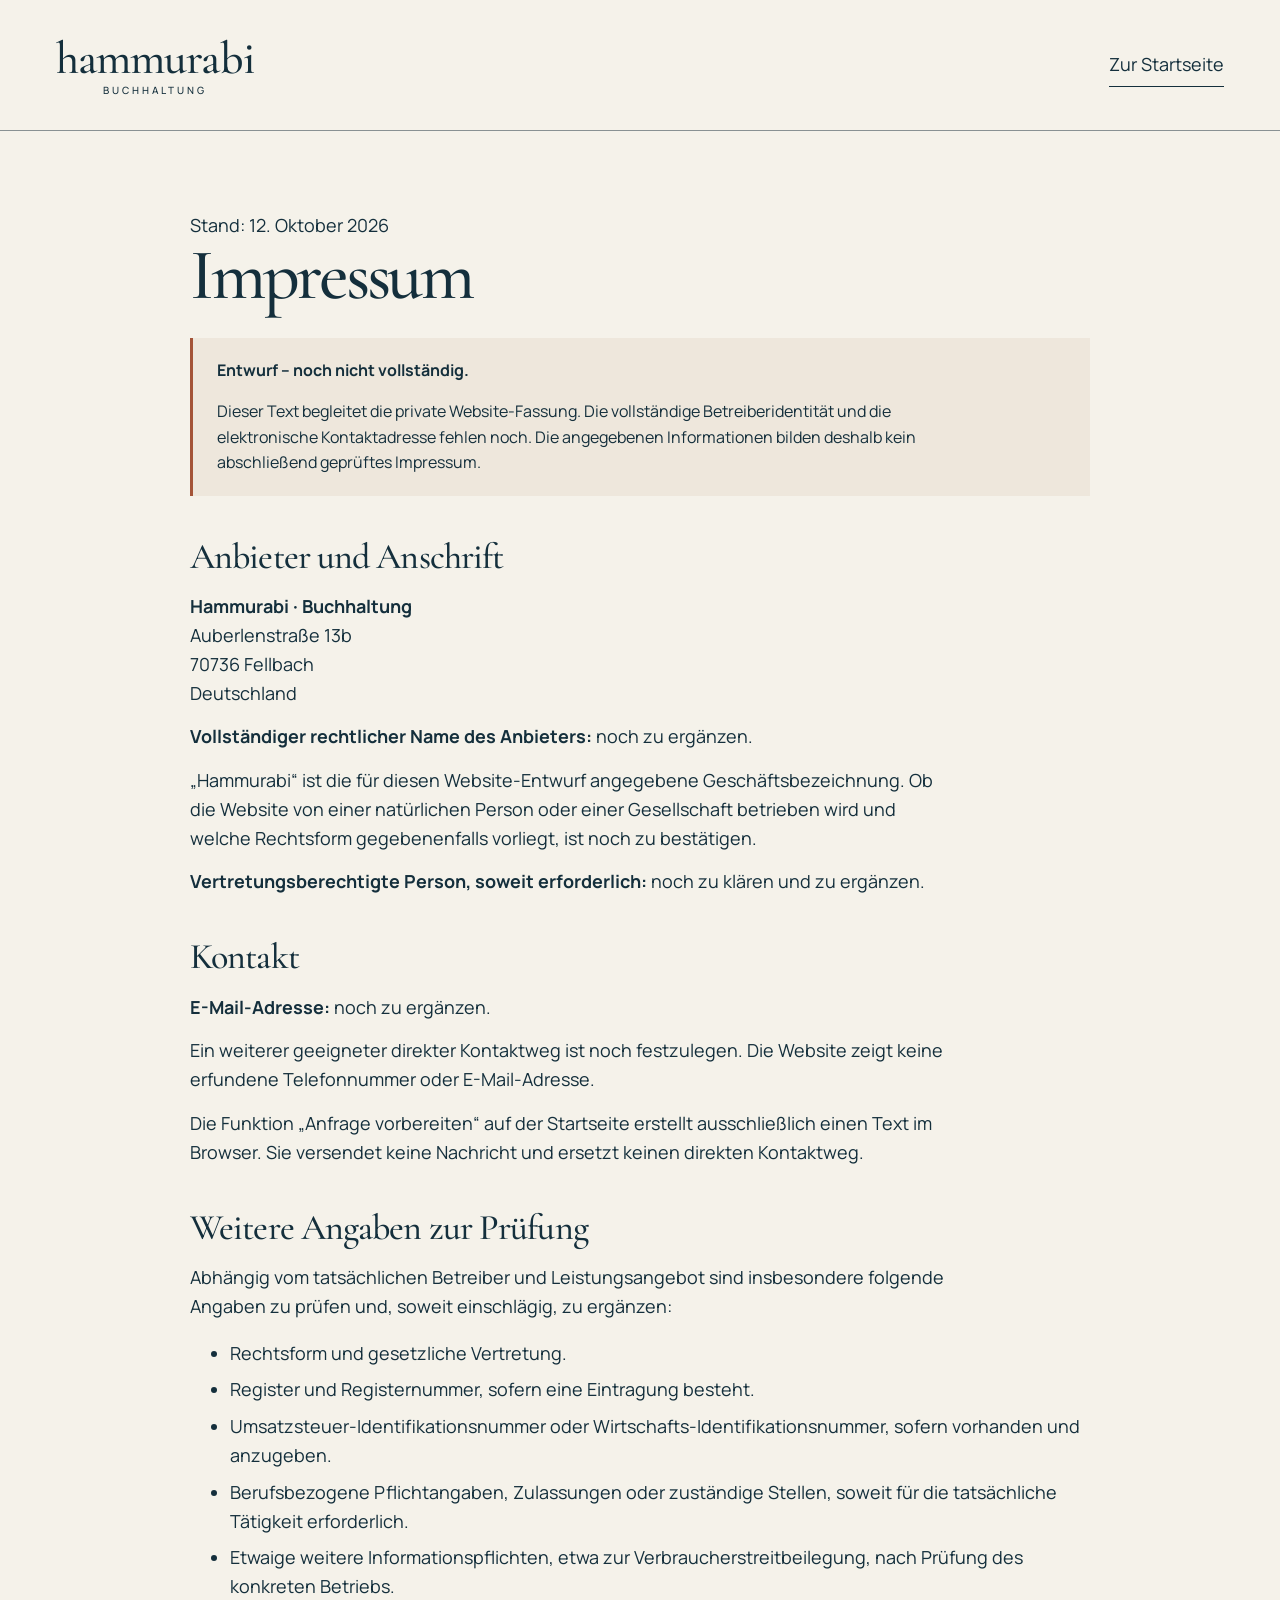
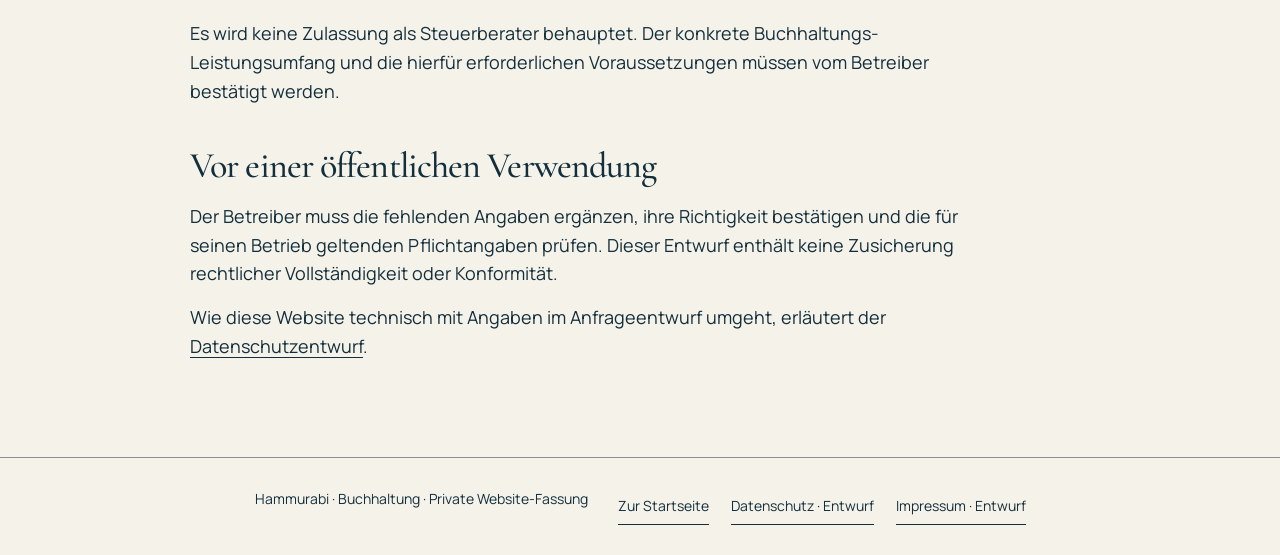
<file: impressum.html>
<!doctype html>
<html lang="de">
<head>
  <meta charset="utf-8">
  <meta name="viewport" content="width=device-width, initial-scale=1">
  <meta name="description" content="Impressumsentwurf für Hammurabi Buchhaltung in Fellbach. Noch fehlende Betreiber- und Kontaktangaben sind ausdrücklich gekennzeichnet.">
  <meta name="robots" content="noindex, nofollow">
  <meta name="referrer" content="no-referrer">
  <meta http-equiv="Content-Security-Policy" content="default-src 'self'; img-src 'self'; font-src 'self'; style-src 'self'; script-src 'self'; connect-src 'none'; form-action 'none'; base-uri 'none'; object-src 'none'">
  <title>Impressum · Entwurf | Hammurabi Buchhaltung</title>
  <link rel="icon" href="favicon.svg" type="image/svg+xml">
  <link rel="stylesheet" href="styles.css">
</head>
<body>
  <header class="legal-header">
    <a class="wordmark" href="./" aria-label="Hammurabi Buchhaltung – Startseite">hammurabi<small>BUCHHALTUNG</small></a>
    <a class="text-link" href="./">Zur Startseite</a>
  </header>
  <main class="legal-main" id="inhalt">
    <p>Stand: 12. Oktober 2026</p>
    <h1>Impressum</h1>
    <div class="legal-notice" role="note">
      <p><strong>Entwurf – noch nicht vollständig.</strong></p>
      <p>Dieser Text begleitet die private Website-Fassung. Die vollständige Betreiberidentität und die elektronische Kontaktadresse fehlen noch. Die angegebenen Informationen bilden deshalb kein abschließend geprüftes Impressum.</p>
    </div>
    <section class="legal-section" aria-labelledby="betreiber">
      <h2 id="betreiber">Anbieter und Anschrift</h2>
      <p><strong>Hammurabi · Buchhaltung</strong><br>Auberlenstraße 13b<br>70736 Fellbach<br>Deutschland</p>
      <p><strong>Vollständiger rechtlicher Name des Anbieters:</strong> noch zu ergänzen.</p>
      <p>„Hammurabi“ ist die für diesen Website-Entwurf angegebene Geschäftsbezeichnung. Ob die Website von einer natürlichen Person oder einer Gesellschaft betrieben wird und welche Rechtsform gegebenenfalls vorliegt, ist noch zu bestätigen.</p>
      <p><strong>Vertretungsberechtigte Person, soweit erforderlich:</strong> noch zu klären und zu ergänzen.</p>
    </section>
    <section class="legal-section" aria-labelledby="kontakt">
      <h2 id="kontakt">Kontakt</h2>
      <p><strong>E-Mail-Adresse:</strong> noch zu ergänzen.</p>
      <p>Ein weiterer geeigneter direkter Kontaktweg ist noch festzulegen. Die Website zeigt keine erfundene Telefonnummer oder E-Mail-Adresse.</p>
      <p>Die Funktion „Anfrage vorbereiten“ auf der Startseite erstellt ausschließlich einen Text im Browser. Sie versendet keine Nachricht und ersetzt keinen direkten Kontaktweg.</p>
    </section>
    <section class="legal-section" aria-labelledby="weitere-angaben">
      <h2 id="weitere-angaben">Weitere Angaben zur Prüfung</h2>
      <p>Abhängig vom tatsächlichen Betreiber und Leistungsangebot sind insbesondere folgende Angaben zu prüfen und, soweit einschlägig, zu ergänzen:</p>
      <ul>
        <li>Rechtsform und gesetzliche Vertretung.</li>
        <li>Register und Registernummer, sofern eine Eintragung besteht.</li>
        <li>Umsatzsteuer-Identifikationsnummer oder Wirtschafts-Identifikationsnummer, sofern vorhanden und anzugeben.</li>
        <li>Berufsbezogene Pflichtangaben, Zulassungen oder zuständige Stellen, soweit für die tatsächliche Tätigkeit erforderlich.</li>
        <li>Etwaige weitere Informationspflichten, etwa zur Verbraucherstreitbeilegung, nach Prüfung des konkreten Betriebs.</li>
      </ul>
      <p>Es wird keine Zulassung als Steuerberater behauptet. Der konkrete Buchhaltungs-Leistungsumfang und die hierfür erforderlichen Voraussetzungen müssen vom Betreiber bestätigt werden.</p>
    </section>
    <section class="legal-section" aria-labelledby="fertigstellung">
      <h2 id="fertigstellung">Vor einer öffentlichen Verwendung</h2>
      <p>Der Betreiber muss die fehlenden Angaben ergänzen, ihre Richtigkeit bestätigen und die für seinen Betrieb geltenden Pflichtangaben prüfen. Dieser Entwurf enthält keine Zusicherung rechtlicher Vollständigkeit oder Konformität.</p>
      <p>Wie diese Website technisch mit Angaben im Anfrageentwurf umgeht, erläutert der <a class="text-link" href="datenschutz.html">Datenschutzentwurf</a>.</p>
    </section>
  </main>
  <footer class="legal-footer">
    <p>Hammurabi · Buchhaltung · Private Website-Fassung</p>
    <nav aria-label="Rechtliche Informationen">
      <a class="text-link" href="./">Zur Startseite</a>
      <a class="text-link" href="datenschutz.html">Datenschutz · Entwurf</a>
      <a class="text-link" href="impressum.html" aria-current="page">Impressum · Entwurf</a>
    </nav>
  </footer>
</body>
</html>
</file>
<file: styles.css>
@font-face{font-family:Cormorant;src:url('./cormorant.ttf') format('truetype');font-weight:300 700;font-style:normal;font-display:swap}
@font-face{font-family:Manrope;src:url('./manrope.ttf') format('truetype');font-weight:200 800;font-style:normal;font-display:swap}
:root{--sand:#f5f2ea;--ink:#142f3c;--clay:#a45438;--muted:#5c696e;--rule:#899193;--serif:Cormorant,Georgia,serif;--sans:Manrope,Arial,sans-serif}
*{box-sizing:border-box}html{scroll-behavior:smooth;scroll-padding-top:36px}body{margin:0;background:var(--sand);color:var(--ink);font-family:var(--sans);font-size:18px;line-height:1.6}a{color:inherit;text-decoration:none}button,input,select,textarea{font:inherit;color:inherit}button,a,input,select,textarea{-webkit-tap-highlight-color:transparent}button{cursor:pointer}button:disabled{cursor:wait}a:focus-visible,button:focus-visible,input:focus-visible,select:focus-visible,textarea:focus-visible,[tabindex]:focus-visible{outline:3px solid var(--clay);outline-offset:5px}button,input,select,textarea{border-radius:2px}img{display:block;max-width:100%}figure,p,h1,h2,h3{margin:0}h1,h2{font-family:var(--serif);font-weight:500;letter-spacing:-.045em;line-height:.98}h2{font-size:clamp(48px,5.8vw,88px)}h3{line-height:1.3;font-weight:500}p{max-width:70ch}[hidden]{display:none!important}.container{width:calc(100% - 112px);max-width:1424px;margin-inline:auto}.site-header{height:120px;display:flex;align-items:center;justify-content:space-between;padding-inline:28px}.wordmark{font-family:var(--serif);font-weight:500;font-size:46px;letter-spacing:-.02em;line-height:1;display:inline-flex;flex-direction:column;align-items:center}.wordmark small{font-family:var(--sans);font-weight:500;font-size:10px;letter-spacing:.3em;margin-top:4px}.navigation{display:flex;align-items:center;gap:48px;font-size:15px}.navigation a{transition:color .18s}.navigation a:hover,.text-link:hover,.text-button:hover,.site-footer a:hover{color:var(--clay)}.nav-contact{padding:12px 37px;border:1px solid var(--ink)}.menu-toggle{display:none}.hero{display:grid;grid-template-columns:1fr 1fr;gap:54px;padding-top:1px;padding-inline:28px;align-items:center}.hero-copy{padding-top:97px}.hero h1{font-size:clamp(60px,6.38vw,98px);line-height:.95}.hero h1 span{white-space:nowrap;font-size:1em}.hero-copy>p{font-size:23px;line-height:1.55;margin-top:35px;max-width:590px}.hero-media{height:744px;min-width:0;overflow:hidden}.hero-media img{width:100%;height:100%;object-fit:cover}.hero-actions{display:flex;align-items:center;gap:44px;margin-top:39px;font-size:18px}.button{background:var(--ink);color:var(--sand);border:1px solid var(--ink);padding:17px 28px;display:inline-flex;align-items:center;justify-content:center;gap:18px;min-height:58px;font-size:18px;font-weight:500;line-height:1.3;border-radius:2px;transition:background .18s,color .18s}.button:hover{background:#294754;color:#fff}.arrow{font-family:Arial,sans-serif;font-size:29px;font-weight:300;line-height:1}.text-link{border-bottom:1px solid currentColor;padding-block:7px;white-space:nowrap;font-size:18px}.promise-strip{border-top:1px solid var(--rule);margin-top:56px;padding:30px 0 28px;display:grid;grid-template-columns:repeat(3,1fr);text-align:center;font-family:var(--serif);font-size:25px;line-height:1.15}.promise-strip span+span{border-left:1px solid var(--rule)}.section-space{padding-top:124px;padding-bottom:128px}.section-label{text-transform:uppercase;letter-spacing:.26em;font-size:12px;font-weight:600;color:var(--clay);margin-bottom:24px}.section-intro{display:grid;grid-template-columns:1.2fr 1fr;gap:100px;align-items:end;margin-bottom:60px}.intro-copy{font-size:23px;line-height:1.5;padding-bottom:15px}.service-list{display:grid;grid-template-columns:1fr 1fr;column-gap:66px}.service-list article{border-top:1px solid var(--rule);padding:16px 0 36px;min-width:0}.service-number{font-size:15px;color:var(--clay);letter-spacing:.1em}.service-list h3{font-size:29px;margin:12px 0 9px;letter-spacing:-.025em}.service-list p{font-size:20px;line-height:1.55}.scope-note{border-top:1px solid var(--rule);padding-top:15px;font-size:13px;line-height:1.7;color:var(--muted);max-width:none}.process{background:var(--ink);color:var(--sand)}.process .section-label,.step-number{color:#d8977b}.process h2{font-size:clamp(52px,6.6vw,100px)}.process-list{margin:62px 0 0;padding:46px 0 0;list-style:none;border-top:1px solid #98a6a7;display:grid;grid-template-columns:repeat(4,1fr)}.process-list li{padding:0 36px;min-width:0}.process-list li:first-child{padding-left:0}.process-list li:last-child{padding-right:0}.process-list li+li{border-left:1px solid #98a6a7}.step-number{font-family:var(--serif);font-size:34px;line-height:1}.process-list h3{font-family:var(--serif);font-size:39px;line-height:1.05;margin:17px 0 18px;letter-spacing:-.015em}.process-list p{font-size:19px;line-height:1.65}.about{padding-top:156px;padding-bottom:132px}.about-content{display:grid;grid-template-columns:1.35fr 1fr;gap:80px;align-items:start}.about h2{font-size:clamp(55px,7.35vw,112px)}.about-copy{font-size:26px;line-height:1.65;padding-top:3px}.about-copy p+p{margin-top:32px}.values{display:grid;grid-template-columns:1fr 1fr 1.25fr;border-top:1px solid var(--clay);margin-top:94px;padding-top:43px;font-family:var(--serif);font-size:clamp(40px,5vw,76px);line-height:1.25;letter-spacing:-.04em;text-align:center}.values span+span{border-left:1px solid var(--rule)}.contact{border-top:1px solid var(--rule);display:grid;grid-template-columns:.94fr 1.06fr;gap:92px;align-items:start;padding-top:116px}.contact h2{font-size:clamp(52px,5.6vw,85px)}.contact-copy>p:not(.section-label){font-size:20px;line-height:1.65;margin-top:32px}.contact-details{margin-top:40px;padding-top:32px;position:relative}.contact-details:before{content:'';position:absolute;width:180px;height:1px;background:var(--clay);top:0;left:0}.contact-details p+p{margin-top:22px}.contact-details span{display:block;font-size:12px;text-transform:uppercase;letter-spacing:.12em;color:var(--muted);margin-bottom:6px}.contact-copy p.contact-draft{font-size:13px;line-height:1.6;max-width:380px;color:var(--muted);margin-top:28px}.contact-workflow{padding-top:8px;min-width:0}.form-row{display:grid;grid-template-columns:1fr 1fr;gap:24px}.field{margin-bottom:24px}.field label{display:block;font-size:15px;line-height:1.5;margin-bottom:10px}.field label span{color:var(--muted);font-size:12px}input,select,textarea{width:100%;background:transparent;border:1px solid var(--ink);padding:13px 17px;min-height:54px;font-size:17px;line-height:1.5}textarea{resize:vertical;min-height:160px}input[aria-invalid=true],textarea[aria-invalid=true]{border:2px solid var(--clay)}select{padding-right:30px}.form-hint,.privacy-note{font-size:13px;line-height:1.7;color:var(--muted);margin-top:8px}.privacy-note a{border-bottom:1px solid currentColor}.form-submit{width:100%;margin-top:23px;margin-bottom:13px}.field-error{font-size:13px;color:#963d25;margin-top:6px}.clear-row{display:flex;align-items:flex-start;justify-content:space-between;gap:20px;margin-top:23px;font-size:13px}.text-button{border:0;background:none;padding:0 0 3px;border-bottom:1px solid currentColor;line-height:1.5;font-size:15px}.clear-row .text-button{font-size:13px}.clear-row>span{color:var(--muted);font-size:12px;text-align:right}.inquiry-result h3{font-family:var(--serif);font-size:40px;margin-bottom:24px;line-height:1.1}.inquiry-result textarea{font-size:15px;min-height:300px}.result-actions{display:flex;align-items:center;gap:24px;margin-top:20px}.site-footer{border-top:1px solid var(--rule);padding:30px 15px 36px;display:flex;align-items:center;justify-content:space-between;gap:30px}.footer-brand{display:flex;gap:30px;align-items:center}.footer-brand .wordmark{font-size:42px}.footer-brand>span{border-left:1px solid var(--rule);padding-left:28px;font-size:13px}.site-footer nav{display:flex;gap:32px;font-size:13px}.skip-link{position:absolute;top:-80px;left:20px;background:var(--ink);color:var(--sand);padding:10px 20px;z-index:20}.skip-link:focus{top:12px}.visually-hidden{position:absolute!important;width:1px;height:1px;padding:0;margin:-1px;overflow:hidden;clip:rect(0,0,0,0);white-space:nowrap;border:0}.legal-header{max-width:1424px;margin:auto;padding:35px 56px;display:flex;justify-content:space-between;align-items:center;gap:30px;border-bottom:1px solid var(--rule)}.legal-main{width:calc(100% - 64px);max-width:900px;margin:auto;padding:80px 0 96px}.legal-main h1{font-size:72px;margin-bottom:24px}.legal-main h2{font-size:36px;line-height:1.15;margin:38px 0 15px;letter-spacing:-.025em}.legal-main h3{font-size:22px;margin:24px 0 10px}.legal-main p+p{margin-top:15px}.legal-main a:not(.button){text-decoration:underline;text-underline-offset:4px;overflow-wrap:anywhere}.legal-notice{border-left:3px solid var(--clay);padding:20px 24px;background:#eee7dc;margin:28px 0;font-size:16px}.legal-section{margin-top:40px}.legal-main li{margin:8px 0}.legal-footer{border-top:1px solid var(--rule);padding:30px;display:flex;justify-content:center;gap:30px;font-size:14px}.legal-main dl{margin:20px 0}.legal-main dt{font-weight:600;margin-top:15px}.legal-main dd{margin:3px 0 0}.legal-main .section-label{margin-bottom:20px}
.legal-main .text-link{white-space:normal;font-size:inherit;border:0;padding:0}.legal-footer nav{display:flex;gap:22px;flex-wrap:wrap;justify-content:center}.legal-footer .text-link{font-size:inherit;white-space:normal}
@media(min-width:1600px){.hero h1{font-size:100px}}
@media(max-width:1250px){.container{width:calc(100% - 80px)}.site-header{padding-inline:0;height:105px}.hero{padding-inline:0;gap:35px}.hero h1{font-size:clamp(54px,6vw,78px)}.hero-copy{padding-top:35px}.hero-copy>p{font-size:18px;margin-top:28px}.hero-media{height:640px}.hero-actions{gap:25px;flex-wrap:wrap;margin-top:30px}.button,.text-link{font-size:16px}.navigation{gap:34px}.section-space{padding-block:100px}.service-list h3{font-size:25px}.section-intro{gap:70px}.about-content{gap:60px}.about-copy{font-size:21px}.process-list li{padding-inline:25px}.process-list h3{font-size:31px}.process-list p{font-size:17px}.contact{gap:55px}.contact h2{font-size:62px}.contact-copy>p:not(.section-label){font-size:18px}}
@media(max-width:900px){.container{width:calc(100% - 48px)}.wordmark{font-size:38px}.navigation{gap:24px;font-size:14px}.nav-contact{padding:10px 24px}.hero{gap:28px}.hero h1{font-size:53px}.hero h1 span{white-space:normal}.hero-media{height:590px}.hero-copy{padding-top:0}.hero-copy>p{font-size:17px}.hero-actions{gap:16px;margin-top:28px}.hero-actions .button{padding:15px 18px}.promise-strip{font-size:21px;margin-top:40px}.section-space{padding-block:80px}.section-intro{gap:40px;margin-bottom:42px}.intro-copy{font-size:18px}.service-list{column-gap:35px}.service-list h3{font-size:23px}.service-list p{font-size:17px}.process-list{grid-template-columns:1fr 1fr;row-gap:40px}.process-list li:nth-child(3){border-left:0;padding-left:0}.process-list h3{font-size:32px}.about-content{gap:40px}.about h2{font-size:62px}.about-copy{font-size:18px}.values{margin-top:60px;font-size:43px;padding-top:32px}.contact{grid-template-columns:1fr;gap:45px}.contact-copy{display:grid;grid-template-columns:1fr 1fr;gap:20px 40px}.contact-copy .section-label{grid-column:1/-1;margin-bottom:0}.contact-copy h2{grid-row:2/4}.contact-copy>p:not(.section-label){margin-top:0}.contact-details{grid-column:2;margin-top:12px;padding-top:24px}.contact-draft{grid-column:2}.contact-workflow{max-width:none}.footer-brand>span{display:none}.site-footer{padding-inline:0}.site-footer nav{gap:20px}}
@media(max-width:640px){body{font-size:16px}.container{width:calc(100% - 40px)}.site-header{height:96px;position:relative;z-index:5}.wordmark{font-size:36px}.wordmark small{font-size:8px}.menu-toggle{display:flex;align-items:center;gap:12px;background:none;border:1px solid var(--ink);min-height:44px;padding:8px 12px;font-size:13px}.menu-lines{width:17px;height:10px;border-top:1px solid currentColor;border-bottom:1px solid currentColor;position:relative}.menu-lines:after{content:'';position:absolute;height:1px;background:currentColor;left:0;right:0;top:4px}.navigation{display:none;position:absolute;top:82px;left:0;right:0;background:var(--sand);border:1px solid var(--rule);box-shadow:0 15px 30px #142f3c12;padding:18px;gap:6px;flex-direction:column;align-items:stretch;font-size:16px}.navigation[data-open=true]{display:flex}.navigation a{padding:11px 15px;min-height:44px}.navigation .nav-contact{margin-top:7px;text-align:center}.hero{grid-template-columns:1fr;gap:32px;padding-top:32px}.hero h1{font-size:clamp(44px,10.4vw,65px);line-height:.97;letter-spacing:-.04em}.hero h1 span{font-size:.84em;white-space:nowrap}.hero-copy>p{font-size:17px;margin-top:25px;line-height:1.65}.hero-actions{margin-top:26px;gap:16px;flex-wrap:wrap}.hero-actions .button{padding:15px 19px;min-height:54px}.hero-actions .text-link{font-size:14px;padding-block:8px}.hero-media{height:auto;aspect-ratio:1.05}.hero-media img{object-position:center 53%}.promise-strip{margin-top:30px;grid-template-columns:1fr;text-align:left;font-size:22px;padding:0}.promise-strip span{padding:17px 0}.promise-strip span+span{border-left:0;border-top:1px solid #89919366}.section-space{padding-block:70px}.section-label{font-size:10px;letter-spacing:.23em;margin-bottom:21px}h2{font-size:49px}.section-intro{grid-template-columns:1fr;gap:24px;margin-bottom:37px}.intro-copy{font-size:17px;padding:0}.service-list{grid-template-columns:1fr}.service-list article{padding:15px 0 28px}.service-number{font-size:13px}.service-list h3{font-size:22px;margin-top:10px}.service-list p{font-size:16px}.scope-note{font-size:12px;line-height:1.7}.process h2{font-size:52px}.process-list{grid-template-columns:1fr;margin-top:35px;padding-top:0;row-gap:0}.process-list li{padding:24px 0!important;border-left:0!important;border-bottom:1px solid #98a6a766;display:grid;grid-template-columns:44px 1fr;column-gap:12px}.step-number{grid-row:1/3;font-size:30px;padding-top:3px}.process-list h3{font-size:30px;margin:0 0 12px}.process-list p{font-size:16px;grid-column:2}.about-content{grid-template-columns:1fr;gap:30px}.about h2{font-size:54px}.about-copy{font-size:18px}.about-copy p+p{margin-top:22px}.values{grid-template-columns:1fr;text-align:left;font-size:46px;margin-top:40px;padding-top:12px}.values span{padding:12px 0}.values span+span{border-left:0;border-top:1px solid #89919366}.contact{gap:36px}.contact-copy{display:block}.contact h2{font-size:49px}.contact-copy>p:not(.section-label){margin-top:24px;font-size:17px}.contact-details{margin-top:28px}.contact-details p{font-size:16px}.contact-copy p.contact-draft{font-size:12px;margin-top:22px}.form-row{grid-template-columns:1fr;gap:0}.field{margin-bottom:20px}.field label{font-size:14px}input,select,textarea{font-size:16px}.form-hint,.privacy-note{font-size:12px}.button{font-size:16px;padding:16px 20px}.result-actions{gap:20px;flex-wrap:wrap}.clear-row{flex-wrap:wrap}.clear-row>span{text-align:left}.site-footer{flex-direction:column;align-items:flex-start;gap:23px;padding:28px 0}.footer-brand .wordmark{font-size:36px}.site-footer nav{font-size:12px;gap:20px;flex-wrap:wrap}.legal-header{padding:26px 20px;gap:20px}.legal-header .text-link{font-size:13px;white-space:normal}.legal-main{width:calc(100% - 40px);padding-block:50px}.legal-main h1{font-size:52px;overflow-wrap:anywhere}.legal-main h2{font-size:32px}.legal-main h3{font-size:20px}.legal-notice{padding:16px 18px;font-size:14px}.legal-footer{padding:25px 20px;font-size:12px;gap:20px;flex-wrap:wrap}}
@media(prefers-reduced-motion:reduce){html{scroll-behavior:auto}*{transition:none!important}}
.header-tools{display:flex;align-items:center;gap:10px}.theme-toggle,.lang-toggle{background:transparent;border:1px solid var(--rule);min-height:40px;padding:7px 11px;font-size:12px}.theme-toggle{display:inline-flex;align-items:center;gap:7px}.location{border-top:1px solid var(--rule);display:grid;grid-template-columns:.9fr 1.1fr;gap:92px;align-items:center}.location-copy>p:not(.section-label){font-size:20px;line-height:1.65;margin-top:32px}.location-copy .button{margin-top:28px}.map-card{min-height:430px;position:relative;overflow:hidden;background:#e7e4d9;border:1px solid var(--rule);isolation:isolate}.map-grid{position:absolute;inset:0;background-image:linear-gradient(28deg,transparent 48%,#9aa59d55 49%,#9aa59d55 51%,transparent 52%),linear-gradient(112deg,transparent 48%,#9aa59d55 49%,#9aa59d55 51%,transparent 52%),linear-gradient(#ffffff77 1px,transparent 1px),linear-gradient(90deg,#ffffff77 1px,transparent 1px);background-size:210px 170px,260px 220px,52px 52px,52px 52px;opacity:.8}.map-road{position:absolute;height:14px;background:#f8f2e5;border:1px solid #9ca59e;transform-origin:left center}.road-a{width:125%;left:-12%;top:56%;transform:rotate(-20deg)}.road-b{width:100%;left:13%;top:20%;transform:rotate(38deg)}.road-c{width:90%;left:15%;top:85%;transform:rotate(-43deg)}.map-pin{position:absolute;left:53%;top:49%;translate:-50% -50%;width:58px;height:58px;border-radius:50% 50% 50% 0;background:var(--clay);color:var(--sand);display:grid;place-items:center;rotate:-45deg;font-size:16px;box-shadow:0 7px 20px #142f3c35}.map-label{position:absolute;left:50%;top:62%;translate:-50% 0;background:var(--sand);color:var(--ink);padding:10px 15px;min-width:200px;box-shadow:0 8px 22px #142f3c18}.map-label strong{display:block;font-family:var(--serif);font-size:24px;line-height:1}.map-label span{display:block;font-size:12px;line-height:1.5;margin-top:5px}html[data-theme=dark]{--sand:#142f3c;--ink:#f5f2ea;--clay:#e0a087;--muted:#bdc8c7;--rule:#64767a;--panel:#203f4b}html[data-theme=dark] .hero-media{filter:saturate(.85) brightness(.82)}html[data-theme=dark] .map-card{background:#193743}@media(max-width:900px){.header-tools{gap:7px}.theme-label{display:none}.location{gap:50px}.map-card{min-height:360px}}@media(max-width:640px){.header-tools{gap:5px}.lang-toggle{font-size:11px;padding-inline:7px}.location{grid-template-columns:1fr;gap:35px}.location-copy>p:not(.section-label){font-size:17px}.map-card{min-height:300px}}
</file>
<file: style.css>
:root{font-family:system-ui,-apple-system,"Segoe UI",sans-serif;color:#edf3fa;background:#101721}body{margin:0}header,main,footer{max-width:850px;margin:auto;padding:1.2rem}header{display:flex;justify-content:space-between;align-items:center;border-bottom:1px solid #334155}a{color:#77c7f7}nav{display:flex;gap:1rem}main{min-height:65vh;padding-top:3rem}h1{font-size:clamp(2rem,5vw,3.5rem);line-height:1.1}p,li{font-size:1.06rem;line-height:1.7;color:#c8d3e1}section{padding:1rem 0;border-top:1px solid #334155}footer{border-top:1px solid #334155;display:flex;gap:1rem;flex-wrap:wrap}@media(max-width:600px){header{display:block}nav{margin-top:1rem;flex-wrap:wrap}}
</file>
